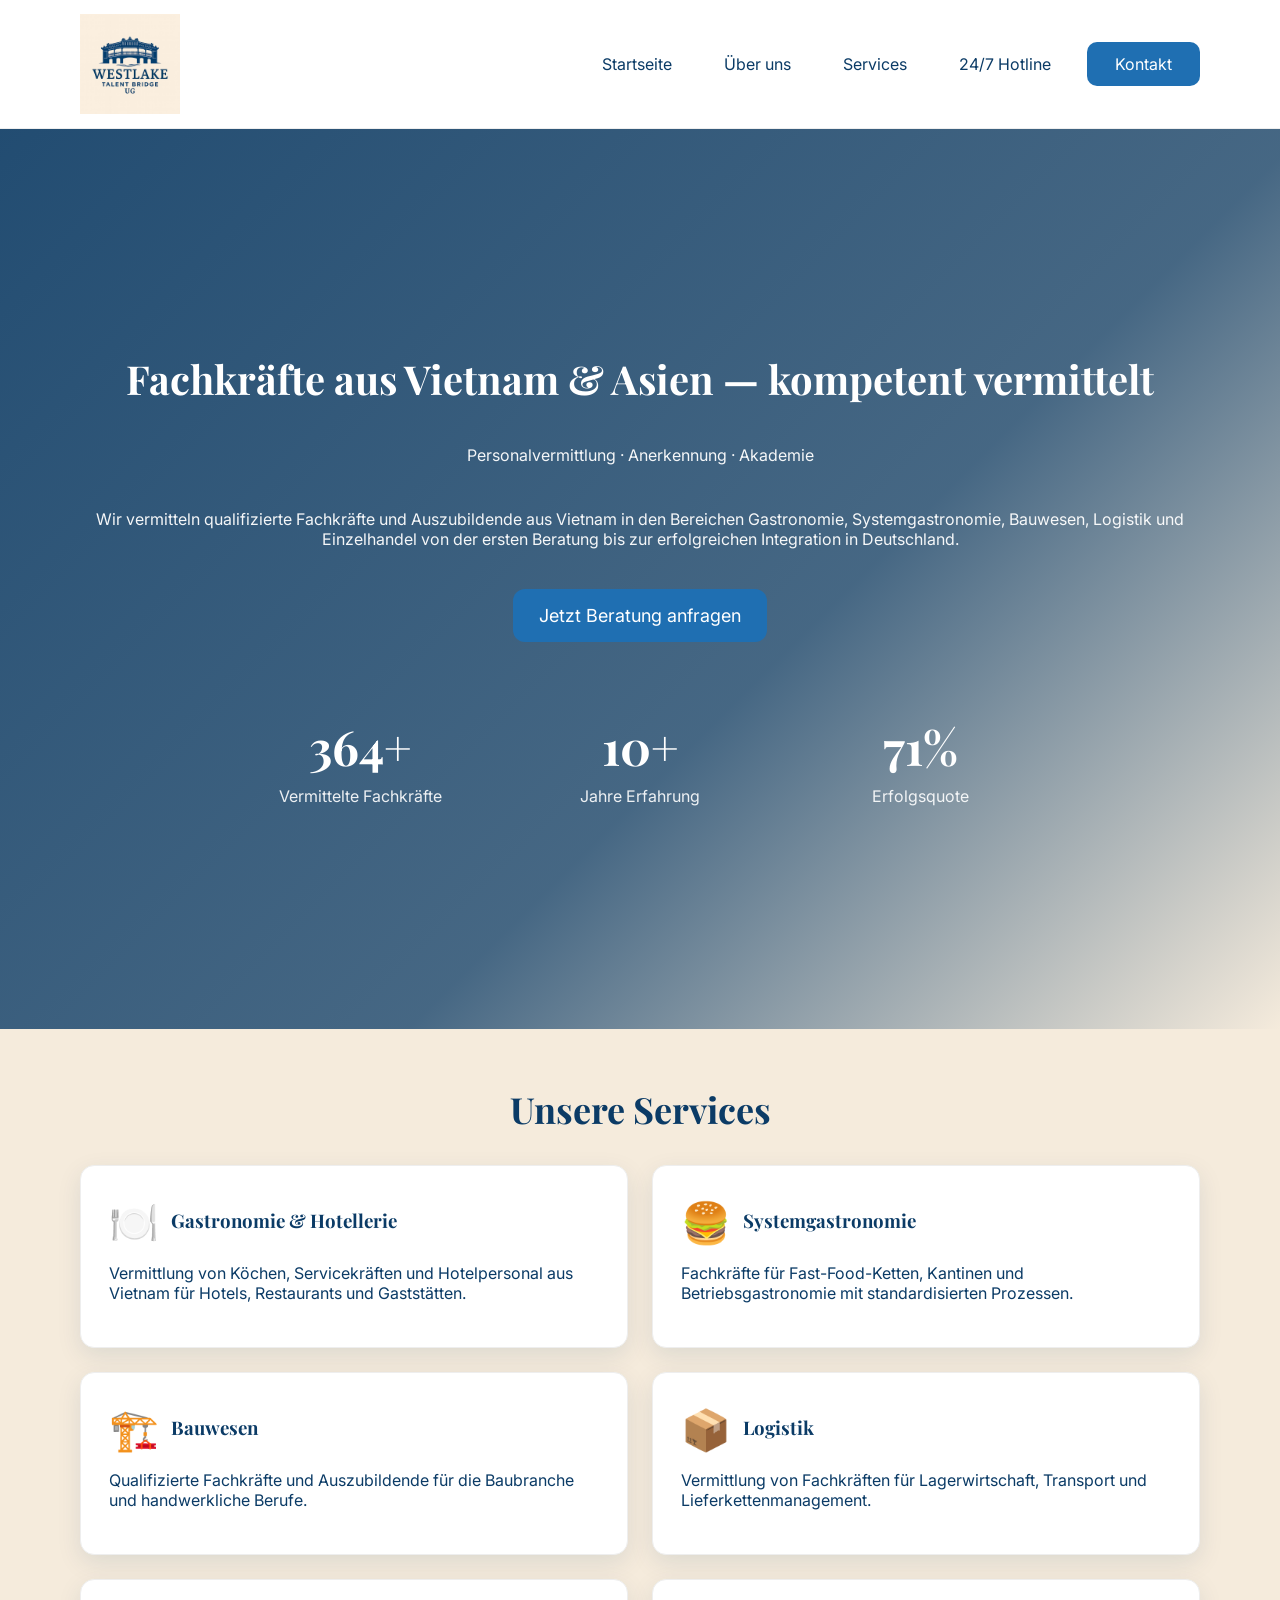
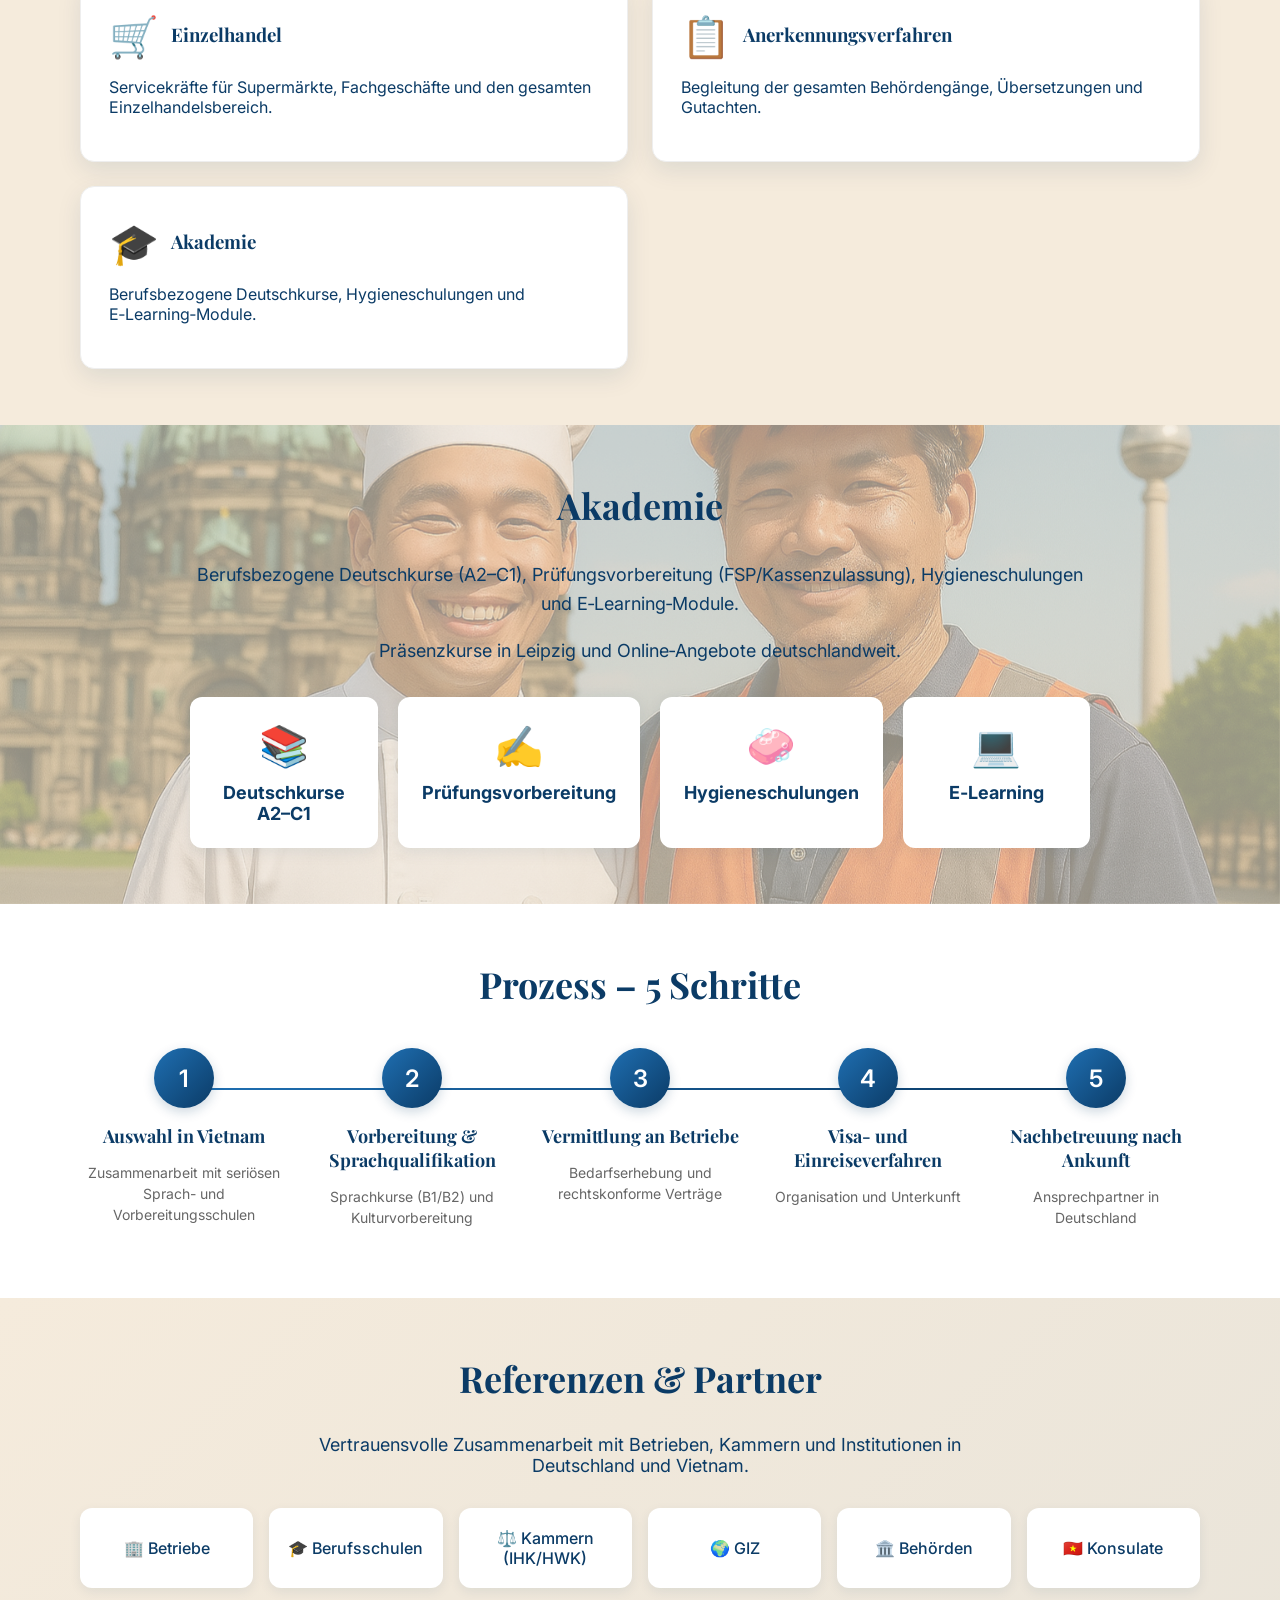
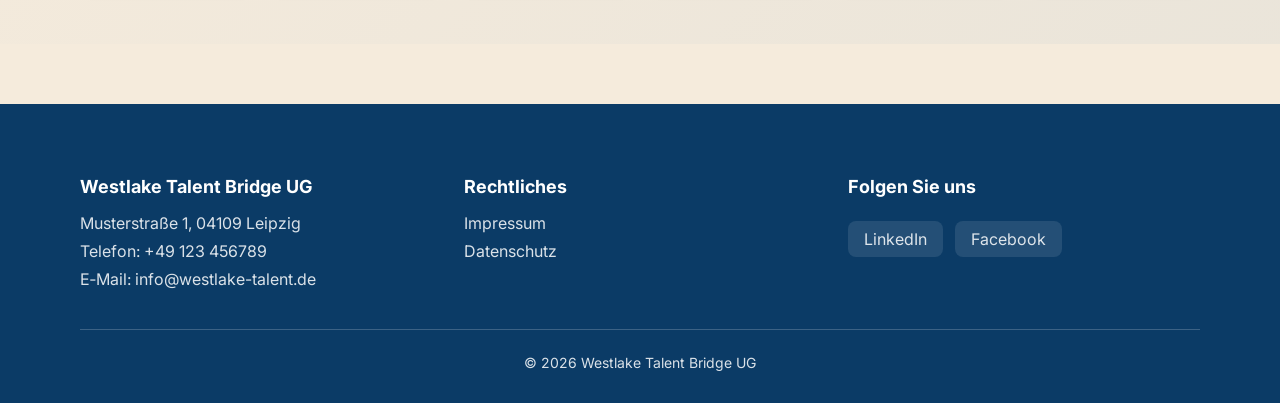
<file: index.html>
<!DOCTYPE html>
<html lang="de" id="html">

<head>
	<meta charset="UTF-8" />
	<meta http-equiv="X-UA-Compatible" content="IE=edge" />
	<meta name="viewport" content="width=device-width, initial-scale=1.0" />
	<meta name="author" content="Westlake Talent Bridge UG" />
	<meta name="description" content="Westlake Talent Bridge UG – Seriöse Fachkräftevermittlung aus Vietnam. Gastronomie, Systemgastronomie, Bauwesen, Logistik, Einzelhandel, Anerkennung, Akademie und 24/7 Hotline für erfolgreiche Integration in Deutschland." />
	<meta name="keywords" content="Fachkräftevermittlung, Vietnam, Gastronomie, Systemgastronomie, Bauwesen, Logistik, Einzelhandel, Ausbildung, Integration, Anerkennung, 24/7 Hotline, Deutschland" />
	
	<!-- Open Graph / Facebook -->
	<meta property="og:type" content="website" />
	<meta property="og:url" content="https://westlake-talent.de/" />
	<meta property="og:title" content="Westlake Talent Bridge UG — Fachkräftevermittlung" />
	<meta property="og:description" content="Seriöse Fachkräfte- und Azubivermittlung aus Vietnam nach Deutschland. 500+ vermittelte Fachkräfte, 15+ Jahre Erfahrung, 98% Erfolgsquote." />
	<meta property="og:image" content="https://westlake-talent.de/img/wtb2.jpeg" />
	
	<!-- Twitter -->
	<meta property="twitter:card" content="summary_large_image" />
	<meta property="twitter:url" content="https://westlake-talent.de/" />
	<meta property="twitter:title" content="Westlake Talent Bridge UG — Fachkräftevermittlung" />
	<meta property="twitter:description" content="Seriöse Fachkräfte- und Azubivermittlung aus Vietnam nach Deutschland. 500+ vermittelte Fachkräfte, 15+ Jahre Erfahrung, 98% Erfolgsquote." />
	<meta property="twitter:image" content="https://westlake-talent.de/img/wtb2.jpeg" />
	
	<title>Westlake Talent Bridge UG — Fachkräftevermittlung</title>
	<link rel="icon" type="image/x-icon" href="./favicon_io/favicon.ico" />
	<link rel="icon" type="image/png" sizes="32x32" href="./favicon_io/favicon-32x32.png">
	<link rel="icon" type="image/png" sizes="16x16" href="./favicon_io/favicon-16x16.png">
	<link rel="apple-touch-icon" sizes="180x180" href="./favicon_io/apple-touch-icon.png">
	<link rel="manifest" href="./favicon_io/site.webmanifest">
	<link rel="stylesheet" href="./css/styles.css" />
    <link rel="preconnect" href="https://fonts.googleapis.com" />
	<link rel="preconnect" href="https://fonts.gstatic.com" crossorigin />
	<link href="https://fonts.googleapis.com/css2?family=Rubik:wght@400;500;700&display=swap" rel="stylesheet" />
	<link href="https://fonts.googleapis.com/icon?family=Material+Icons" rel="stylesheet" />

</head>

<body id="body">
	<header class="site-header">
		<div class="container">
			<a href="index.html" class="logo" aria-label="Westlake Talent Bridge UG">
				<img src="./img/wtb2.jpeg" alt="Westlake Talent Bridge UG" />
			</a>
			<nav id="nav" class="nav" aria-label="Hauptnavigation">
				<ul class="nav__list">
					<li><a href="index.html">Startseite</a></li>
					<li><a href="ueber-uns.html">Über uns</a></li>
					<li><a href="#services">Services</a></li>
					<li><a href="hotline.html">24/7 Hotline</a></li>
					<li><a href="kontakt.html" class="contact-btn">Kontakt</a></li>
				</ul>
			</nav>
			<button id="burger" class="burger" aria-label="Menü öffnen" aria-controls="nav" aria-expanded="false">
				<span></span><span></span><span></span>
				<div class="cross-icon" style="display: none;">
					<div class="cross-line cross-line-1"></div>
					<div class="cross-line cross-line-2"></div>
				</div>
			</button>
		</div>
	</header>

	<main>
		<section class="hero fade-in">
			<video src="https://videos.pexels.com/video-files/7253660/7253660-hd_2048_1080_30fps.mp4" loop="true" muted="true" autoplay="true" aria-hidden="true" playsinline="true" class="hero-video"></video>
			<div class="container">
				<h1>Fachkräfte aus Vietnam &amp; Asien — kompetent vermittelt</h1>
				<p>Personalvermittlung · Anerkennung · Akademie</p>
				<p>Wir vermitteln qualifizierte Fachkräfte und Auszubildende aus Vietnam in den Bereichen Gastronomie, Systemgastronomie, Bauwesen, Logistik und Einzelhandel von der ersten Beratung bis zur erfolgreichen Integration in Deutschland.</p>
				<div class="cta">
					<a class="btn" href="kontakt.html">Jetzt Beratung anfragen</a>
				</div>
				<div class="hero-stats">
					<div class="stat-item">
						<div class="stat-number" data-count="500">0</div>
						<div class="stat-label">Vermittelte Fachkräfte</div>
					</div>
					<div class="stat-item">
						<div class="stat-number" data-count="15">0</div>
						<div class="stat-label">Jahre Erfahrung</div>
					</div>
					<div class="stat-item">
						<div class="stat-number" data-count="98">0</div>
						<div class="stat-label">Erfolgsquote</div>
					</div>
				</div>
			</div>
		</section>

		<section id="services" class="section fade-in">
			<div class="container">
				<h2>Unsere Services</h2>
				<div class="grid grid-4">
					<article class="card hover-rise">
						<h3><span class="card__icon">🍽️</span> Gastronomie &amp; Hotellerie</h3>
						<p>Vermittlung von Köchen, Servicekräften und Hotelpersonal aus Vietnam für Hotels, Restaurants und Gaststätten.</p>
					</article>
					<article class="card hover-rise">
						<h3><span class="card__icon">🍔</span> Systemgastronomie</h3>
						<p>Fachkräfte für Fast-Food-Ketten, Kantinen und Betriebsgastronomie mit standardisierten Prozessen.</p>
					</article>
					<article class="card hover-rise">
						<h3><span class="card__icon">🏗️</span> Bauwesen</h3>
						<p>Qualifizierte Fachkräfte und Auszubildende für die Baubranche und handwerkliche Berufe.</p>
					</article>
					<article class="card hover-rise">
					<h3><span class="card__icon">📦</span> Logistik</h3>
					<p>Vermittlung von Fachkräften für Lagerwirtschaft, Transport und Lieferkettenmanagement.</p>
				</article>
				<article class="card hover-rise">
					<h3><span class="card__icon">🛒</span> Einzelhandel</h3>
					<p>Servicekräfte für Supermärkte, Fachgeschäfte und den gesamten Einzelhandelsbereich.</p>
				</article>
				<article class="card hover-rise">
					<h3><span class="card__icon">📋</span> Anerkennungsverfahren</h3>
					<p>Begleitung der gesamten Behördengänge, Übersetzungen und Gutachten.</p>
				</article>
				<article class="card hover-rise">
					<h3><span class="card__icon">🎓</span> Akademie</h3>
					<p>Berufsbezogene Deutschkurse, Hygieneschulungen und E‑Learning‑Module.</p>
				</article>
				</div>
			</div>
		</section>

		<section class="section section-akademie fade-in">
			<div class="container">
				<h2>Akademie</h2>
				<div class="akademie-content">
					<p>Berufsbezogene Deutschkurse (A2–C1), Prüfungsvorbereitung (FSP/Kassenzulassung), Hygieneschulungen und E‑Learning‑Module.</p>
					<p>Präsenzkurse in Leipzig und Online‑Angebote deutschlandweit.</p>
					<div class="akademie-features">
						<div class="akademie-feature">
							<span class="feature-icon">📚</span>
							<h4>Deutschkurse A2–C1</h4>
						</div>
						<div class="akademie-feature">
							<span class="feature-icon">✍️</span>
							<h4>Prüfungsvorbereitung</h4>
						</div>
						<div class="akademie-feature">
							<span class="feature-icon">🧼</span>
							<h4>Hygieneschulungen</h4>
						</div>
						<div class="akademie-feature">
							<span class="feature-icon">💻</span>
							<h4>E‑Learning</h4>
						</div>
					</div>
				</div>
			</div>
		</section>

		<section class="section section-process fade-in">
			<div class="container">
				<h2>Prozess – 5 Schritte</h2>
				<div class="process-timeline">
					<div class="process-step">
						<div class="step-number">1</div>
						<h3>Auswahl in Vietnam</h3>
						<p>Zusammenarbeit mit seriösen Sprach- und Vorbereitungsschulen</p>
					</div>
					<div class="process-step">
						<div class="step-number">2</div>
						<h3>Vorbereitung &amp; Sprachqualifikation</h3>
						<p>Sprachkurse (B1/B2) und Kulturvorbereitung</p>
					</div>
					<div class="process-step">
						<div class="step-number">3</div>
						<h3>Vermittlung an Betriebe</h3>
						<p>Bedarfserhebung und rechtskonforme Verträge</p>
					</div>
					<div class="process-step">
						<div class="step-number">4</div>
						<h3>Visa- und Einreiseverfahren</h3>
						<p>Organisation und Unterkunft</p>
					</div>
					<div class="process-step">
						<div class="step-number">5</div>
						<h3>Nachbetreuung nach Ankunft</h3>
						<p>Ansprechpartner in Deutschland</p>
					</div>
				</div>
			</div>
		</section>

		<section class="section section-references fade-in">
			<div class="container">
				<h2>Referenzen &amp; Partner</h2>
				<p class="references-intro">Vertrauensvolle Zusammenarbeit mit Betrieben, Kammern und Institutionen in Deutschland und Vietnam.</p>
				<div class="partners-grid">
					<div class="partner-badge">🏢 Betriebe</div>
					<div class="partner-badge">🎓 Berufsschulen</div>
					<div class="partner-badge">⚖️ Kammern (IHK/HWK)</div>
					<div class="partner-badge">🌍 GIZ</div>
					<div class="partner-badge">🏛️ Behörden</div>
					<div class="partner-badge">🇻🇳 Konsulate</div>
				</div>
			</div>
		</section>
	</main>

	<footer class="site-footer fade-in">
		<div class="container">
			<div class="footer-grid">
				<div>
					<h4>Westlake Talent Bridge UG</h4>
					<p>Musterstraße 1, 04109 Leipzig</p>
					<p>Telefon: +49 123 456789</p>
					<p>E‑Mail: info@westlake-talent.de</p>
				</div>
				<div>
					<h4>Rechtliches</h4>
					<ul>
						<li><a href="#">Impressum</a></li>
						<li><a href="#">Datenschutz</a></li>
					</ul>
				</div>
				<div>
					<h4>Folgen Sie uns</h4>
					<ul class="socials">
						<li><a href="#">LinkedIn</a></li>
						<li><a href="#">Facebook</a></li>
					</ul>
				</div>
			</div>
			<p class="copy">© <span id="year"></span> Westlake Talent Bridge UG</p>
		</div>
	</footer>

	<script src="./js/scripts.js"></script>
</body>

</html>
</file>
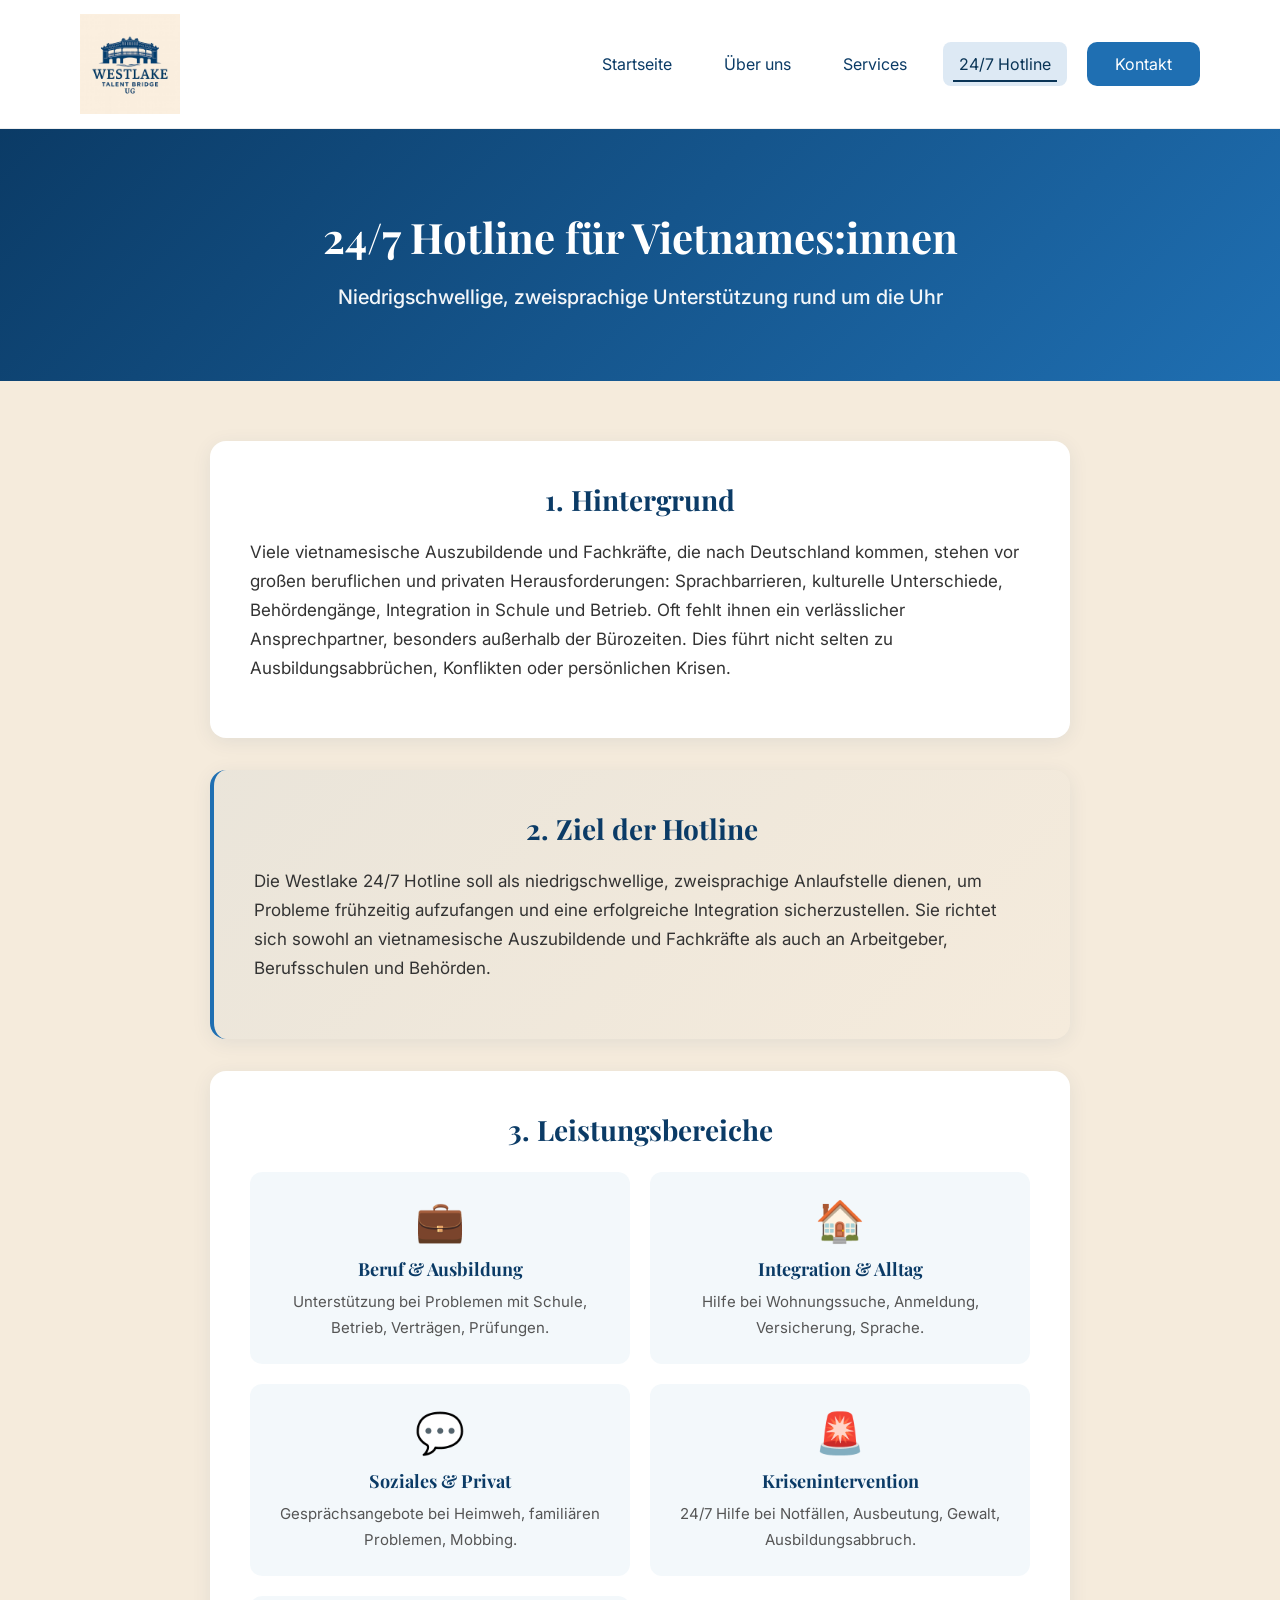
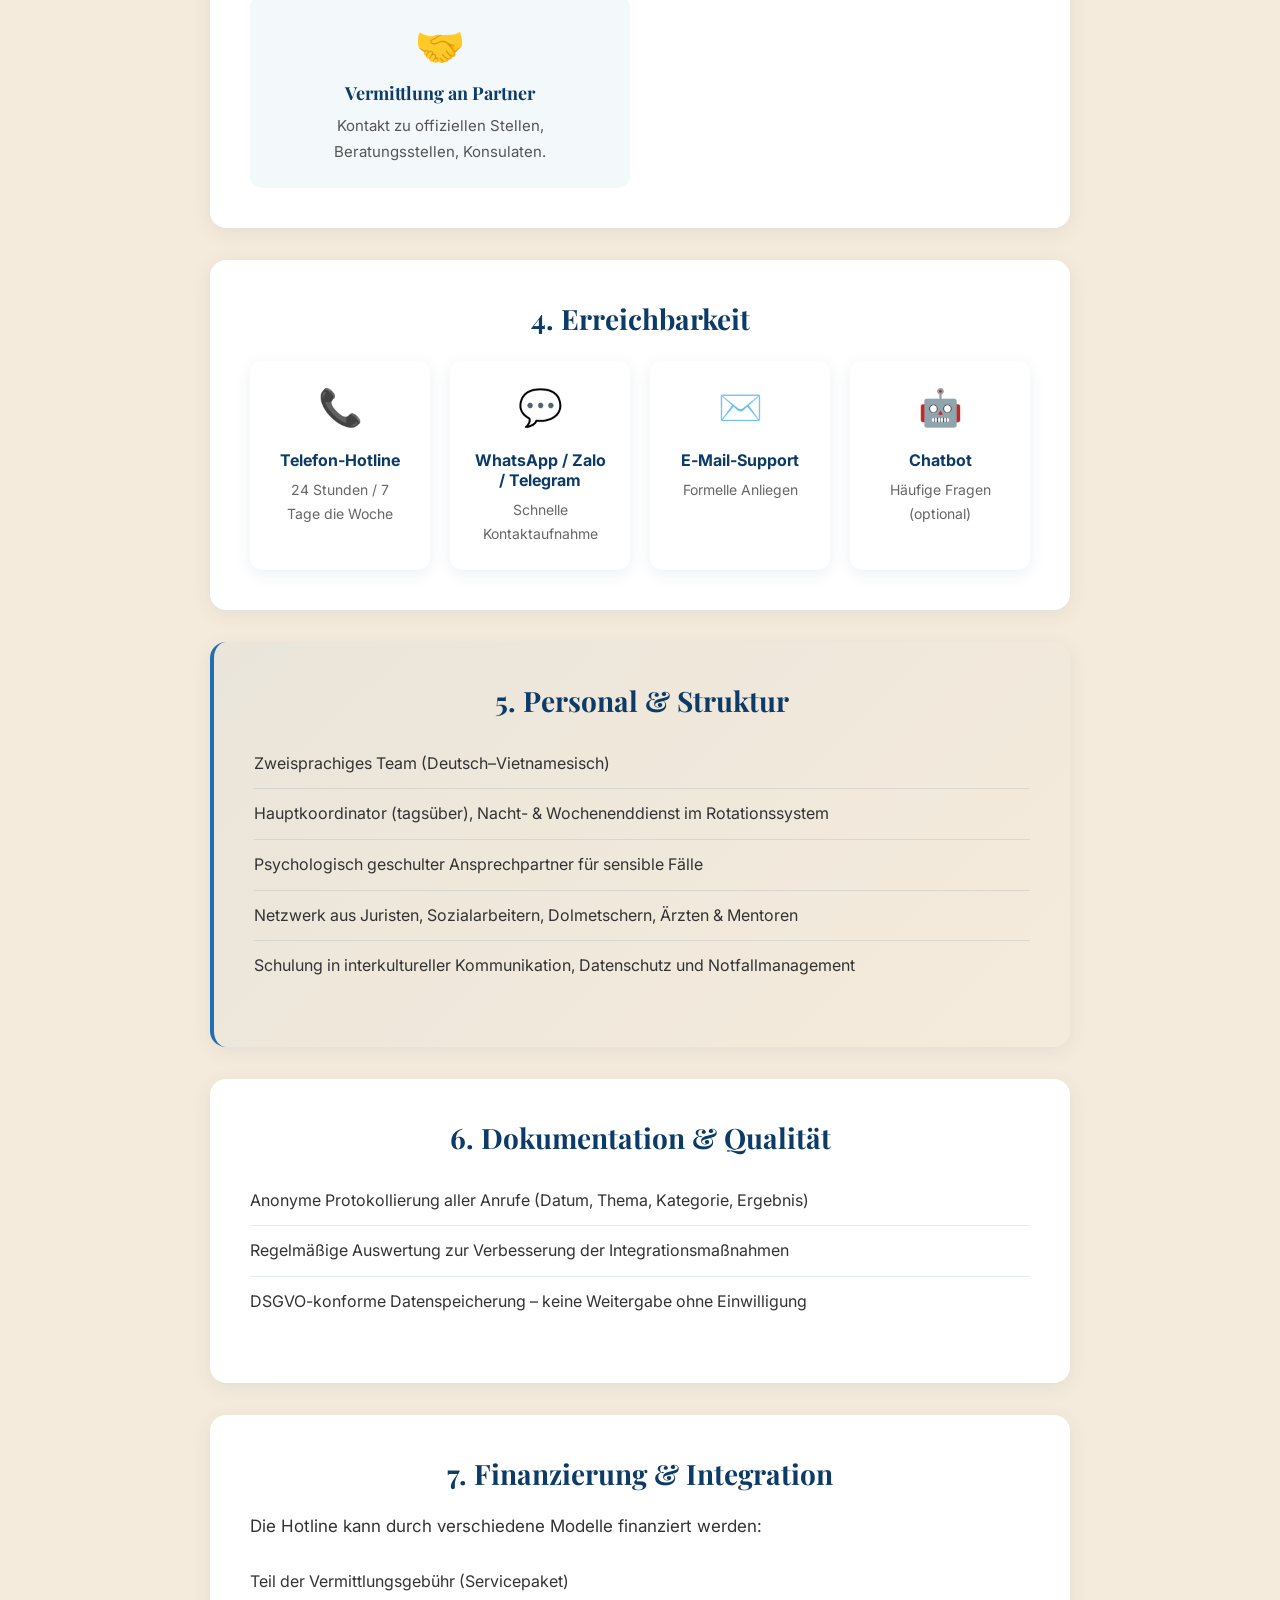
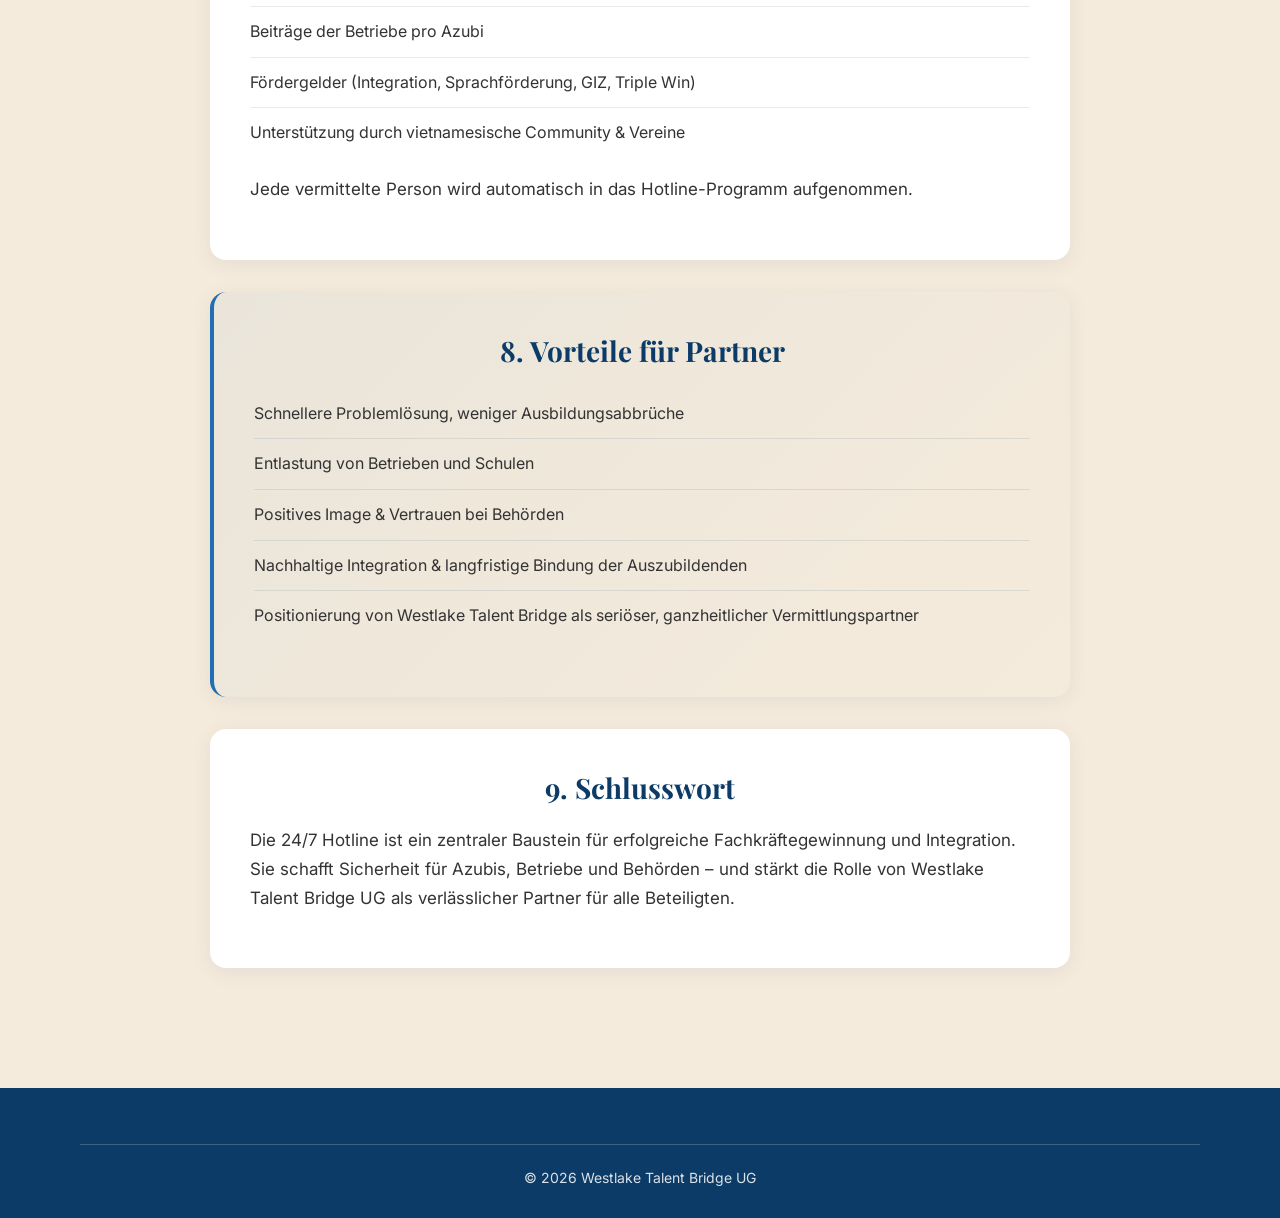
<file: hotline.html>
<!DOCTYPE html>
<html lang="de">
<head>
	<meta charset="UTF-8" />
	<meta name="viewport" content="width=device-width, initial-scale=1.0" />
	<meta name="description" content="24/7 Hotline für vietnamesische Auszubildende und Fachkräfte in Deutschland. Zweisprachige Unterstützung bei Beruf, Integration, Alltag und Krisen." />
	<meta name="keywords" content="24/7 Hotline, vietnamesische Azubis, Krisenintervention, Integration, Deutschland, Deutsch-Vietnamesisch, Beratung" />
	
	<!-- Open Graph -->
	<meta property="og:type" content="website" />
	<meta property="og:title" content="24/7 Hotline — Westlake Talent Bridge UG" />
	<meta property="og:description" content="Niedrigschwellige, zweisprachige Unterstützung rund um die Uhr für vietnamesische Fachkräfte in Deutschland." />
	<meta property="og:image" content="https://westlake-talent.de/img/wtb2.jpeg" />
	
	<title>24/7 Hotline — Westlake Talent Bridge UG</title>
	<link rel="icon" type="image/x-icon" href="./favicon_io/favicon.ico" />
	<link rel="icon" type="image/png" sizes="32x32" href="./favicon_io/favicon-32x32.png">
	<link rel="icon" type="image/png" sizes="16x16" href="./favicon_io/favicon-16x16.png">
	<link rel="apple-touch-icon" sizes="180x180" href="./favicon_io/apple-touch-icon.png">
	<link rel="manifest" href="./favicon_io/site.webmanifest">
	<link rel="stylesheet" href="./css/styles.css" />
</head>
<body>
	<header class="site-header">
		<div class="container">
			<a href="index.html" class="logo" aria-label="Westlake Talent Bridge UG">
				<img src="./img/wtb2.jpeg" alt="Westlake Talent Bridge UG" />
			</a>
			<nav id="nav" class="nav" aria-label="Hauptnavigation">
				<ul class="nav__list">
					<li><a href="index.html">Startseite</a></li>
					<li><a href="ueber-uns.html">Über uns</a></li>
					<li><a href="index.html#services">Services</a></li>
					<li><a href="hotline.html" class="active">24/7 Hotline</a></li>
					<li><a href="kontakt.html" class="contact-btn">Kontakt</a></li>
				</ul>
			</nav>
			<button id="burger" class="burger" aria-label="Menü öffnen" aria-controls="nav" aria-expanded="false">
				<span></span><span></span><span></span>
				<div class="cross-icon" style="display: none;">
					<div class="cross-line cross-line-1"></div>
					<div class="cross-line cross-line-2"></div>
				</div>
			</button>
		</div>
	</header>

	<main>
		<section class="section section-hero-page fade-in">
			<div class="container">
				<h1>24/7 Hotline für Vietnames:innen</h1>
				<p class="subtitle">Niedrigschwellige, zweisprachige Unterstützung rund um die Uhr</p>
			</div>
		</section>

		<section class="section section-content fade-in">
			<div class="container content-wrapper">
				<article class="content-block">
					<h2>1. Hintergrund</h2>
					<p>Viele vietnamesische Auszubildende und Fachkräfte, die nach Deutschland kommen, stehen vor großen beruflichen und privaten Herausforderungen: Sprachbarrieren, kulturelle Unterschiede, Behördengänge, Integration in Schule und Betrieb. Oft fehlt ihnen ein verlässlicher Ansprechpartner, besonders außerhalb der Bürozeiten. Dies führt nicht selten zu Ausbildungsabbrüchen, Konflikten oder persönlichen Krisen.</p>
				</article>

				<article class="content-block highlight-block">
					<h2>2. Ziel der Hotline</h2>
					<p>Die Westlake 24/7 Hotline soll als niedrigschwellige, zweisprachige Anlaufstelle dienen, um Probleme frühzeitig aufzufangen und eine erfolgreiche Integration sicherzustellen. Sie richtet sich sowohl an vietnamesische Auszubildende und Fachkräfte als auch an Arbeitgeber, Berufsschulen und Behörden.</p>
				</article>

				<article class="content-block">
					<h2>3. Leistungsbereiche</h2>
					<div class="services-grid">
						<div class="service-card">
							<span class="service-icon">💼</span>
							<h3>Beruf &amp; Ausbildung</h3>
							<p>Unterstützung bei Problemen mit Schule, Betrieb, Verträgen, Prüfungen.</p>
						</div>
						<div class="service-card">
							<span class="service-icon">🏠</span>
							<h3>Integration &amp; Alltag</h3>
							<p>Hilfe bei Wohnungssuche, Anmeldung, Versicherung, Sprache.</p>
						</div>
						<div class="service-card">
							<span class="service-icon">💬</span>
							<h3>Soziales &amp; Privat</h3>
							<p>Gesprächsangebote bei Heimweh, familiären Problemen, Mobbing.</p>
						</div>
						<div class="service-card">
							<span class="service-icon">🚨</span>
							<h3>Krisenintervention</h3>
							<p>24/7 Hilfe bei Notfällen, Ausbeutung, Gewalt, Ausbildungsabbruch.</p>
						</div>
						<div class="service-card">
							<span class="service-icon">🤝</span>
							<h3>Vermittlung an Partner</h3>
							<p>Kontakt zu offiziellen Stellen, Beratungsstellen, Konsulaten.</p>
						</div>
					</div>
				</article>

				<article class="content-block">
					<h2>4. Erreichbarkeit</h2>
					<div class="contact-methods">
						<div class="contact-method">
							<span class="contact-icon">📞</span>
							<h4>Telefon-Hotline</h4>
							<p>24 Stunden / 7 Tage die Woche</p>
						</div>
						<div class="contact-method">
							<span class="contact-icon">💬</span>
							<h4>WhatsApp / Zalo / Telegram</h4>
							<p>Schnelle Kontaktaufnahme</p>
						</div>
						<div class="contact-method">
							<span class="contact-icon">✉️</span>
							<h4>E‑Mail-Support</h4>
							<p>Formelle Anliegen</p>
						</div>
						<div class="contact-method">
							<span class="contact-icon">🤖</span>
							<h4>Chatbot</h4>
							<p>Häufige Fragen (optional)</p>
						</div>
					</div>
				</article>

				<article class="content-block highlight-block">
					<h2>5. Personal &amp; Struktur</h2>
					<ul class="list">
						<li>Zweisprachiges Team (Deutsch–Vietnamesisch)</li>
						<li>Hauptkoordinator (tagsüber), Nacht- &amp; Wochenenddienst im Rotationssystem</li>
						<li>Psychologisch geschulter Ansprechpartner für sensible Fälle</li>
						<li>Netzwerk aus Juristen, Sozialarbeitern, Dolmetschern, Ärzten &amp; Mentoren</li>
						<li>Schulung in interkultureller Kommunikation, Datenschutz und Notfallmanagement</li>
					</ul>
				</article>

				<article class="content-block">
					<h2>6. Dokumentation &amp; Qualität</h2>
					<ul class="list">
						<li>Anonyme Protokollierung aller Anrufe (Datum, Thema, Kategorie, Ergebnis)</li>
						<li>Regelmäßige Auswertung zur Verbesserung der Integrationsmaßnahmen</li>
						<li>DSGVO-konforme Datenspeicherung – keine Weitergabe ohne Einwilligung</li>
					</ul>
				</article>

				<article class="content-block">
					<h2>7. Finanzierung &amp; Integration</h2>
					<p>Die Hotline kann durch verschiedene Modelle finanziert werden:</p>
					<ul class="list">
						<li>Teil der Vermittlungsgebühr (Servicepaket)</li>
						<li>Beiträge der Betriebe pro Azubi</li>
						<li>Fördergelder (Integration, Sprachförderung, GIZ, Triple Win)</li>
						<li>Unterstützung durch vietnamesische Community &amp; Vereine</li>
					</ul>
					<p>Jede vermittelte Person wird automatisch in das Hotline-Programm aufgenommen.</p>
				</article>

				<article class="content-block highlight-block">
					<h2>8. Vorteile für Partner</h2>
					<ul class="list">
						<li>Schnellere Problemlösung, weniger Ausbildungsabbrüche</li>
						<li>Entlastung von Betrieben und Schulen</li>
						<li>Positives Image &amp; Vertrauen bei Behörden</li>
						<li>Nachhaltige Integration &amp; langfristige Bindung der Auszubildenden</li>
						<li>Positionierung von Westlake Talent Bridge als seriöser, ganzheitlicher Vermittlungspartner</li>
					</ul>
				</article>

				<article class="content-block">
					<h2>9. Schlusswort</h2>
					<p>Die 24/7 Hotline ist ein zentraler Baustein für erfolgreiche Fachkräftegewinnung und Integration. Sie schafft Sicherheit für Azubis, Betriebe und Behörden – und stärkt die Rolle von Westlake Talent Bridge UG als verlässlicher Partner für alle Beteiligten.</p>
				</article>
			</div>
		</section>
	</main>

	<footer class="site-footer fade-in">
		<div class="container">
			<p class="copy">© <span id="year"></span> Westlake Talent Bridge UG</p>
		</div>
	</footer>

	<script src="./js/scripts.js"></script>
</body>
</html>
</file>
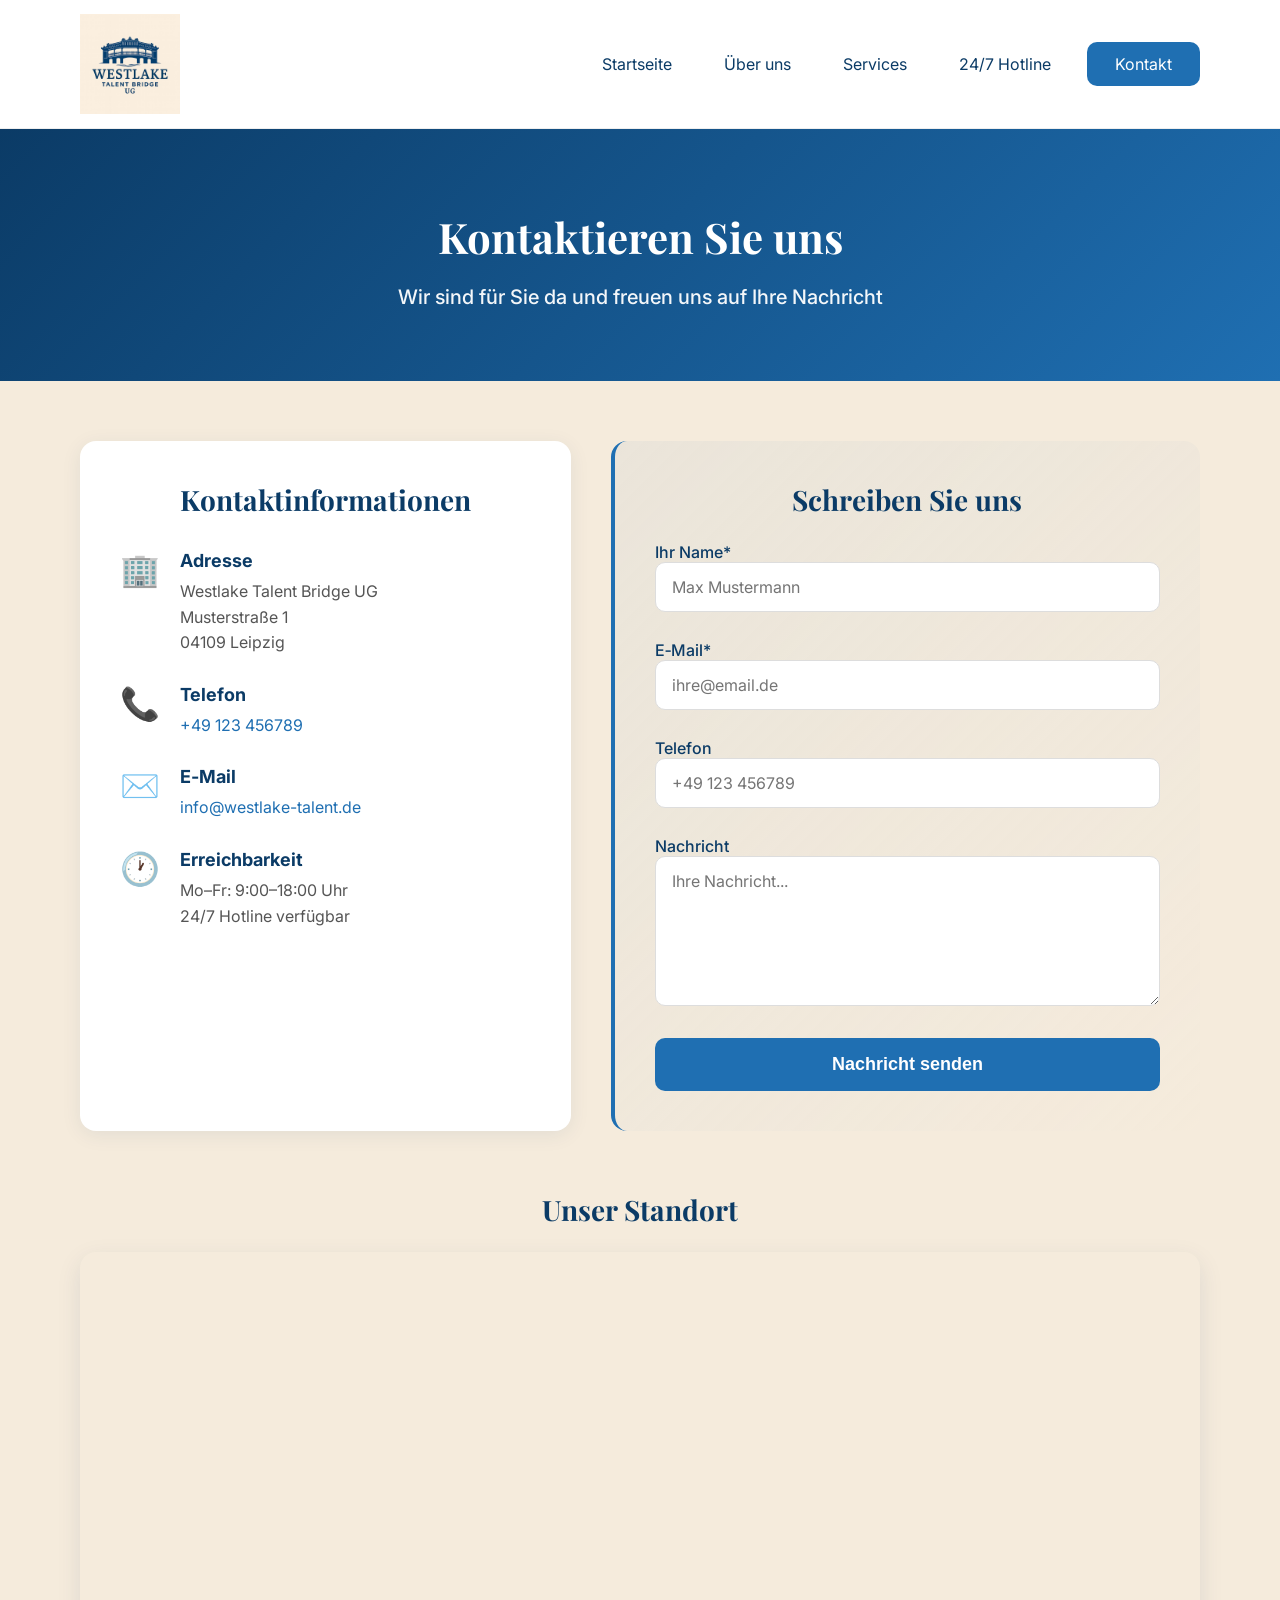
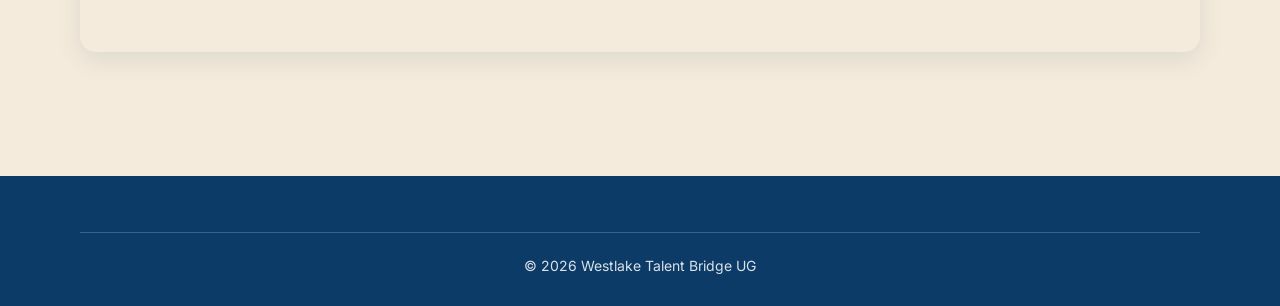
<file: kontakt.html>
<!DOCTYPE html>
<html lang="de">
<head>
	<meta charset="UTF-8" />
	<meta name="viewport" content="width=device-width, initial-scale=1.0" />
	<meta name="description" content="Kontaktieren Sie Westlake Talent Bridge UG in Leipzig. Persönliche Beratung zur Fachkräftevermittlung aus Vietnam." />
	<meta name="keywords" content="Kontakt, Beratung, Leipzig, Fachkräftevermittlung, Westlake Talent Bridge, Anfrage" />
	
	<!-- Open Graph -->
	<meta property="og:type" content="website" />
	<meta property="og:title" content="Kontakt — Westlake Talent Bridge UG" />
	<meta property="og:description" content="Kontaktieren Sie uns für eine persönliche Beratung zur Fachkräftevermittlung aus Vietnam." />
	<meta property="og:image" content="https://westlake-talent.de/img/wtb2.jpeg" />
	
	<title>Kontakt — Westlake Talent Bridge UG</title>
	<link rel="icon" type="image/x-icon" href="./favicon_io/favicon.ico" />
	<link rel="icon" type="image/png" sizes="32x32" href="./favicon_io/favicon-32x32.png">
	<link rel="icon" type="image/png" sizes="16x16" href="./favicon_io/favicon-16x16.png">
	<link rel="apple-touch-icon" sizes="180x180" href="./favicon_io/apple-touch-icon.png">
	<link rel="manifest" href="./favicon_io/site.webmanifest">
	<link rel="stylesheet" href="./css/styles.css" />
</head>
<body>
	<header class="site-header">
		<div class="container">
			<a href="index.html" class="logo" aria-label="Westlake Talent Bridge UG">
				<img src="./img/wtb2.jpeg" alt="Westlake Talent Bridge UG" />
			</a>
			<nav id="nav" class="nav" aria-label="Hauptnavigation">
				<ul class="nav__list">
					<li><a href="index.html">Startseite</a></li>
					<li><a href="ueber-uns.html">Über uns</a></li>
					<li><a href="index.html#services">Services</a></li>
					<li><a href="hotline.html">24/7 Hotline</a></li>
					<li><a href="kontakt.html" class="active contact-btn">Kontakt</a></li>
				</ul>
			</nav>
			<button id="burger" class="burger" aria-label="Menü öffnen" aria-controls="nav" aria-expanded="false">
				<span></span><span></span><span></span>
				<div class="cross-icon" style="display: none;">
					<div class="cross-line cross-line-1"></div>
					<div class="cross-line cross-line-2"></div>
				</div>
			</button>
		</div>
	</header>

	<main>
		<section class="section section-hero-page fade-in">
			<div class="container">
				<h1>Kontaktieren Sie uns</h1>
				<p class="subtitle">Wir sind für Sie da und freuen uns auf Ihre Nachricht</p>
			</div>
		</section>

		<section class="section section-contact fade-in">
			<div class="container">
				<div class="contact-layout">
					<div class="contact-info">
						<h2>Kontaktinformationen</h2>
						<div class="info-item">
							<span class="info-icon">🏢</span>
							<div>
								<h4>Adresse</h4>
								<p>Westlake Talent Bridge UG<br>Musterstraße 1<br>04109 Leipzig</p>
							</div>
						</div>
						<div class="info-item">
							<span class="info-icon">📞</span>
							<div>
								<h4>Telefon</h4>
								<p><a href="tel:+49123456789">+49 123 456789</a></p>
							</div>
						</div>
						<div class="info-item">
							<span class="info-icon">✉️</span>
							<div>
								<h4>E‑Mail</h4>
								<p><a href="mailto:info@westlake-talent.de">info@westlake-talent.de</a></p>
							</div>
						</div>
						<div class="info-item">
							<span class="info-icon">🕐</span>
							<div>
								<h4>Erreichbarkeit</h4>
								<p>Mo–Fr: 9:00–18:00 Uhr<br>24/7 Hotline verfügbar</p>
							</div>
						</div>
					</div>

					<div class="contact-form-wrapper">
						<h2>Schreiben Sie uns</h2>
						<div id="form-success" class="form-success" style="display: none;">
							<div class="success-icon">✓</div>
							<h3>Vielen Dank für Ihre Nachricht!</h3>
							<p>Wir haben Ihre Anfrage erhalten und werden uns in Kürze bei Ihnen melden.</p>
						</div>
						<form id="contact-form" class="contact-form" action="https://formspree.io/f/mzzjjvql" method="POST">
							<label>Ihr Name*
								<input type="text" name="name" required placeholder="Max Mustermann" />
							</label>
							<label>E‑Mail*
								<input type="email" name="email" required placeholder="ihre@email.de" />
							</label>
							<label>Telefon
								<input type="tel" name="phone" placeholder="+49 123 456789" />
							</label>
							<label>Nachricht
								<textarea name="message" rows="6" placeholder="Ihre Nachricht..."></textarea>
							</label>
							<button type="submit" class="btn btn-submit">Nachricht senden</button>
						</form>
					</div>
				</div>

				<div class="map-section">
					<h2>Unser Standort</h2>
					<div class="map-placeholder">
						<iframe title="Standort Leipzig" src="https://www.google.com/maps?q=Leipzig&output=embed" loading="lazy"></iframe>
					</div>
				</div>
			</div>
		</section>
	</main>

	<footer class="site-footer fade-in">
		<div class="container">
			<p class="copy">© <span id="year"></span> Westlake Talent Bridge UG</p>
		</div>
	</footer>

	<script src="./js/scripts.js"></script>
</body>
</html>
</file>
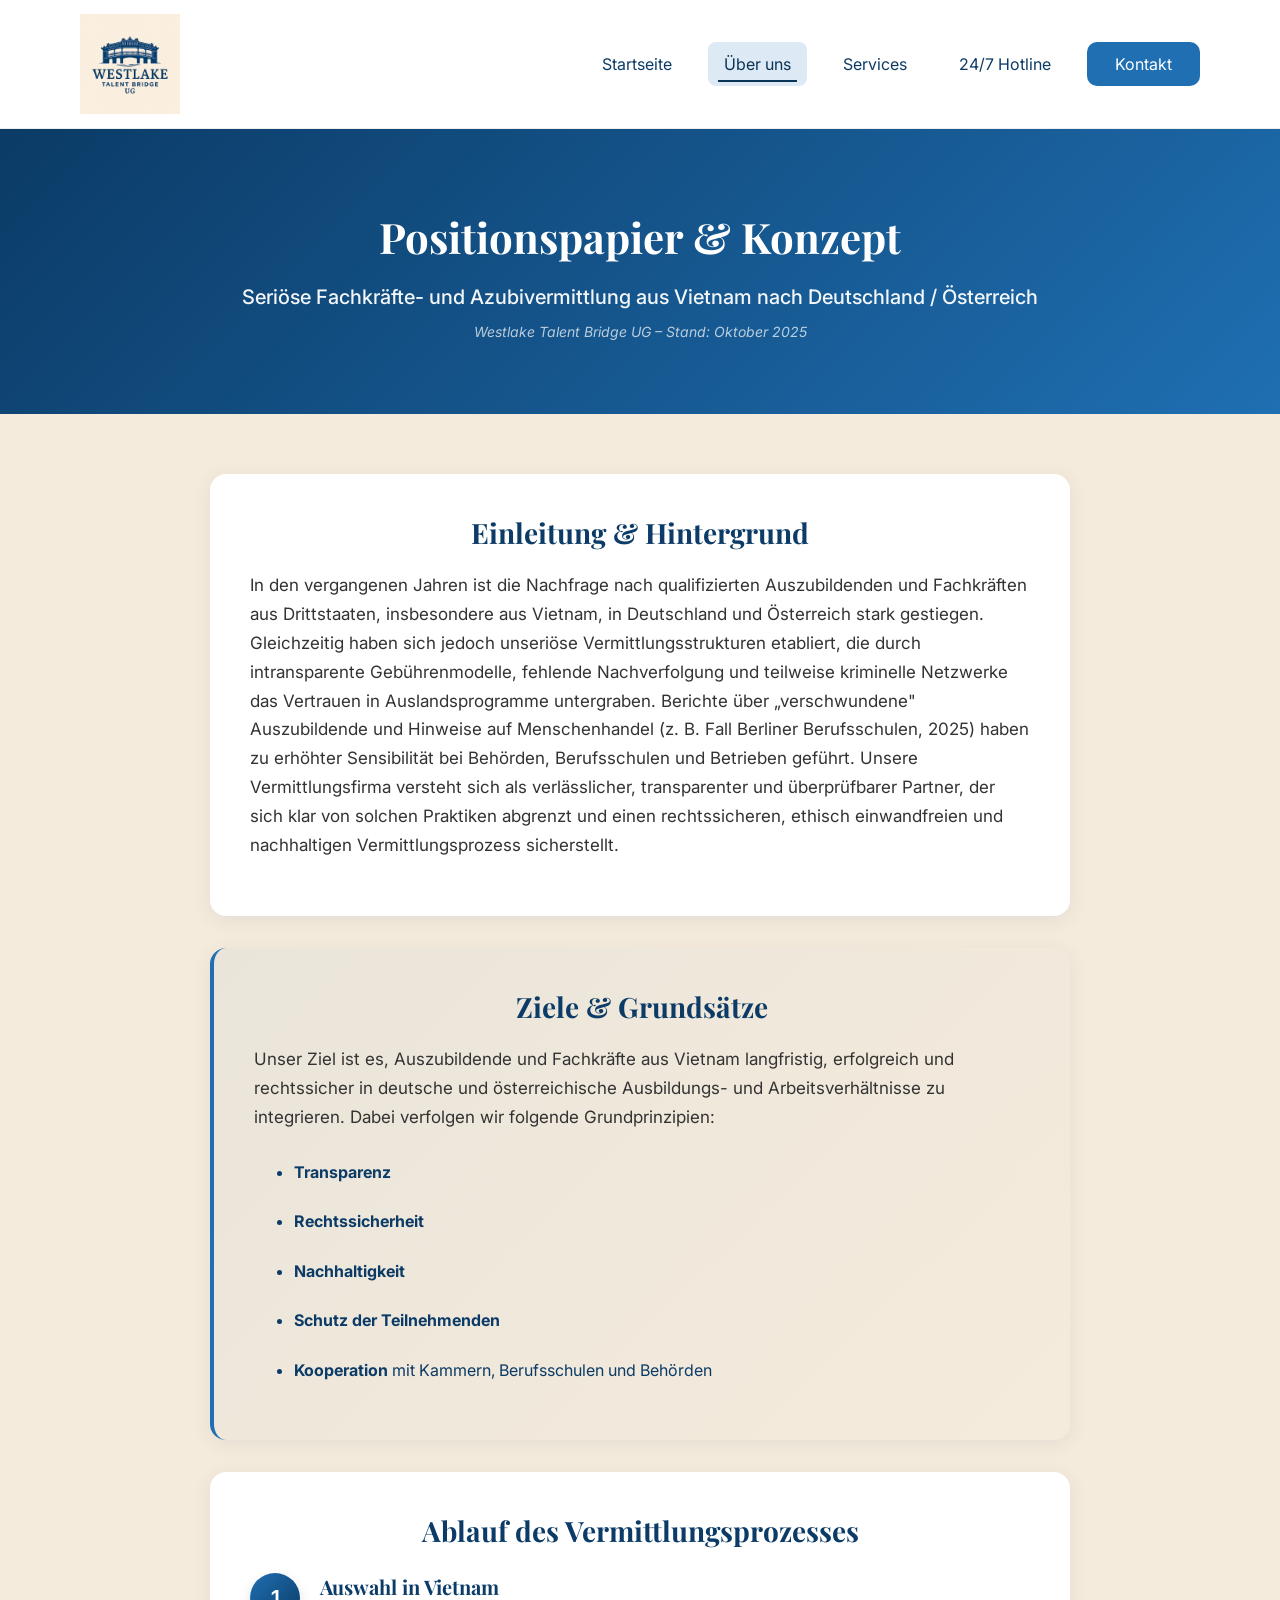
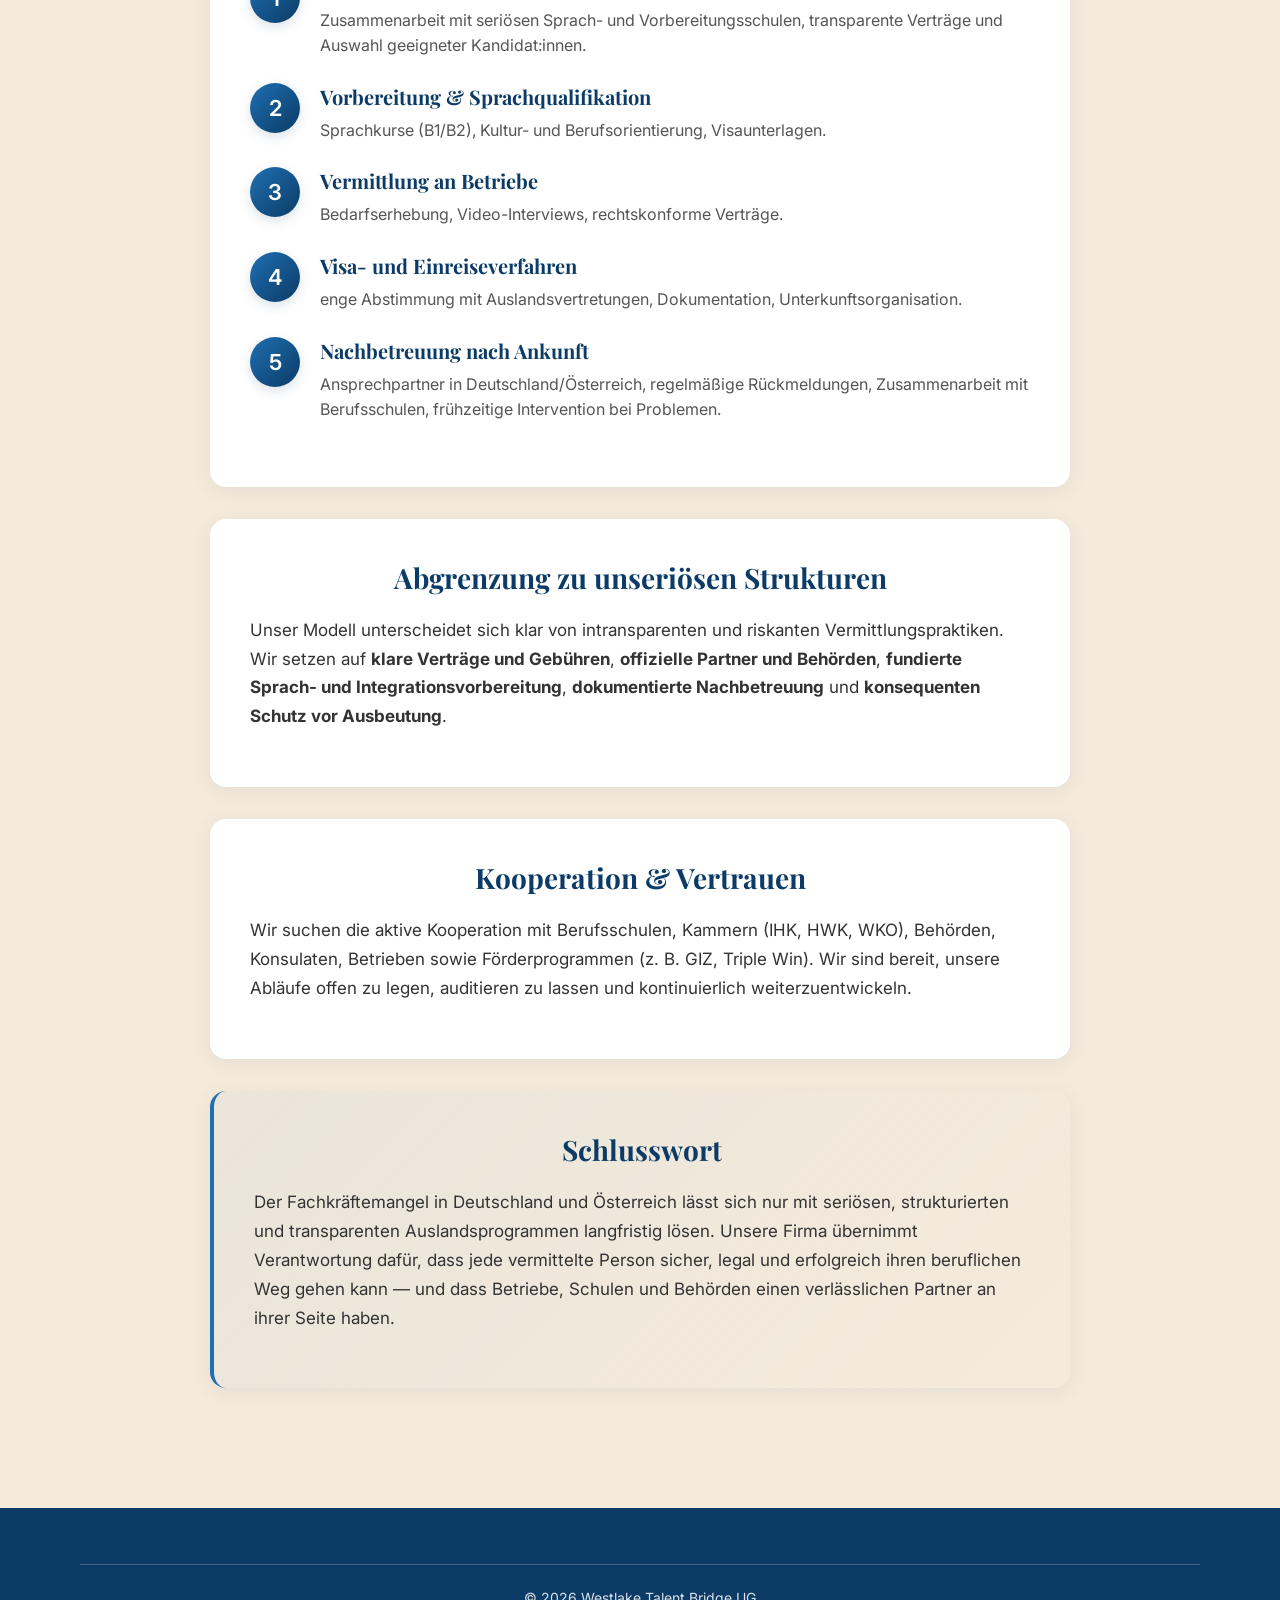
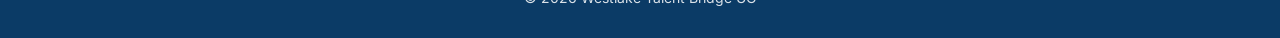
<file: ueber-uns.html>
<!DOCTYPE html>
<html lang="de">
<head>
	<meta charset="UTF-8" />
	<meta name="viewport" content="width=device-width, initial-scale=1.0" />
	<meta name="description" content="Positionspapier: Seriöse Fachkräfte- und Azubivermittlung aus Vietnam. Transparenz, Rechtssicherheit und nachhaltiger Vermittlungsprozess." />
	<meta name="keywords" content="Positionspapier, Azubivermittlung, Vietnam, Deutschland, Österreich, seriös, Transparenz, Integration" />
	
	<!-- Open Graph -->
	<meta property="og:type" content="website" />
	<meta property="og:title" content="Über uns — Westlake Talent Bridge UG" />
	<meta property="og:description" content="Positionspapier: Seriöse Fachkräfte- und Azubivermittlung aus Vietnam mit Transparenz und Rechtssicherheit." />
	<meta property="og:image" content="https://westlake-talent.de/img/wtb2.jpeg" />
	
	<title>Über uns — Westlake Talent Bridge UG</title>
	<link rel="icon" type="image/x-icon" href="./favicon_io/favicon.ico" />
	<link rel="icon" type="image/png" sizes="32x32" href="./favicon_io/favicon-32x32.png">
	<link rel="icon" type="image/png" sizes="16x16" href="./favicon_io/favicon-16x16.png">
	<link rel="apple-touch-icon" sizes="180x180" href="./favicon_io/apple-touch-icon.png">
	<link rel="manifest" href="./favicon_io/site.webmanifest">
	<link rel="stylesheet" href="./css/styles.css" />
</head>
<body>
	<header class="site-header">
		<div class="container">
			<a href="index.html" class="logo" aria-label="Westlake Talent Bridge UG">
				<img src="./img/wtb2.jpeg" alt="Westlake Talent Bridge UG" />
			</a>
			<nav id="nav" class="nav" aria-label="Hauptnavigation">
				<ul class="nav__list">
					<li><a href="index.html">Startseite</a></li>
					<li><a href="ueber-uns.html" class="active">Über uns</a></li>
					<li><a href="index.html#services">Services</a></li>
					<li><a href="hotline.html">24/7 Hotline</a></li>
					<li><a href="kontakt.html" class="contact-btn">Kontakt</a></li>
				</ul>
			</nav>
			<button id="burger" class="burger" aria-label="Menü öffnen" aria-controls="nav" aria-expanded="false">
				<span></span><span></span><span></span>
				<div class="cross-icon" style="display: none;">
					<div class="cross-line cross-line-1"></div>
					<div class="cross-line cross-line-2"></div>
				</div>
			</button>
		</div>
	</header>

	<main>
		<section class="section section-hero-page fade-in">
			<div class="container">
				<h1>Positionspapier &amp; Konzept</h1>
				<p class="subtitle">Seriöse Fachkräfte- und Azubivermittlung aus Vietnam nach Deutschland / Österreich</p>
				<p class="meta-date"><em>Westlake Talent Bridge UG – Stand: Oktober 2025</em></p>
			</div>
		</section>

		<section class="section section-content fade-in">
			<div class="container content-wrapper">
				<article class="content-block">
					<h2>Einleitung &amp; Hintergrund</h2>
					<p>In den vergangenen Jahren ist die Nachfrage nach qualifizierten Auszubildenden und Fachkräften aus Drittstaaten, insbesondere aus Vietnam, in Deutschland und Österreich stark gestiegen. Gleichzeitig haben sich jedoch unseriöse Vermittlungsstrukturen etabliert, die durch intransparente Gebührenmodelle, fehlende Nachverfolgung und teilweise kriminelle Netzwerke das Vertrauen in Auslandsprogramme untergraben. Berichte über „verschwundene" Auszubildende und Hinweise auf Menschenhandel (z. B. Fall Berliner Berufsschulen, 2025) haben zu erhöhter Sensibilität bei Behörden, Berufsschulen und Betrieben geführt. Unsere Vermittlungsfirma versteht sich als verlässlicher, transparenter und überprüfbarer Partner, der sich klar von solchen Praktiken abgrenzt und einen rechtssicheren, ethisch einwandfreien und nachhaltigen Vermittlungsprozess sicherstellt.</p>
				</article>

				<article class="content-block highlight-block">
					<h2>Ziele &amp; Grundsätze</h2>
					<p>Unser Ziel ist es, Auszubildende und Fachkräfte aus Vietnam langfristig, erfolgreich und rechtssicher in deutsche und österreichische Ausbildungs- und Arbeitsverhältnisse zu integrieren. Dabei verfolgen wir folgende Grundprinzipien:</p>
					<ul class="principles-list">
						<li><strong>Transparenz</strong></li>
						<li><strong>Rechtssicherheit</strong></li>
						<li><strong>Nachhaltigkeit</strong></li>
						<li><strong>Schutz der Teilnehmenden</strong></li>
						<li><strong>Kooperation</strong> mit Kammern, Berufsschulen und Behörden</li>
					</ul>
				</article>

				<article class="content-block">
					<h2>Ablauf des Vermittlungsprozesses</h2>
					<div class="process-list">
						<div class="process-item">
							<div class="process-num">1</div>
							<div class="process-content">
								<h3>Auswahl in Vietnam</h3>
								<p>Zusammenarbeit mit seriösen Sprach- und Vorbereitungsschulen, transparente Verträge und Auswahl geeigneter Kandidat:innen.</p>
							</div>
						</div>
						<div class="process-item">
							<div class="process-num">2</div>
							<div class="process-content">
								<h3>Vorbereitung &amp; Sprachqualifikation</h3>
								<p>Sprachkurse (B1/B2), Kultur- und Berufsorientierung, Visaunterlagen.</p>
							</div>
						</div>
						<div class="process-item">
							<div class="process-num">3</div>
							<div class="process-content">
								<h3>Vermittlung an Betriebe</h3>
								<p>Bedarfserhebung, Video-Interviews, rechtskonforme Verträge.</p>
							</div>
						</div>
						<div class="process-item">
							<div class="process-num">4</div>
							<div class="process-content">
								<h3>Visa- und Einreiseverfahren</h3>
								<p>enge Abstimmung mit Auslandsvertretungen, Dokumentation, Unterkunftsorganisation.</p>
							</div>
						</div>
						<div class="process-item">
							<div class="process-num">5</div>
							<div class="process-content">
								<h3>Nachbetreuung nach Ankunft</h3>
								<p>Ansprechpartner in Deutschland/Österreich, regelmäßige Rückmeldungen, Zusammenarbeit mit Berufsschulen, frühzeitige Intervention bei Problemen.</p>
							</div>
						</div>
					</div>
				</article>

				<article class="content-block">
					<h2>Abgrenzung zu unseriösen Strukturen</h2>
					<p>Unser Modell unterscheidet sich klar von intransparenten und riskanten Vermittlungspraktiken. Wir setzen auf <strong>klare Verträge und Gebühren</strong>, <strong>offizielle Partner und Behörden</strong>, <strong>fundierte Sprach- und Integrationsvorbereitung</strong>, <strong>dokumentierte Nachbetreuung</strong> und <strong>konsequenten Schutz vor Ausbeutung</strong>.</p>
				</article>

				<article class="content-block">
					<h2>Kooperation &amp; Vertrauen</h2>
					<p>Wir suchen die aktive Kooperation mit Berufsschulen, Kammern (IHK, HWK, WKO), Behörden, Konsulaten, Betrieben sowie Förderprogrammen (z. B. GIZ, Triple Win). Wir sind bereit, unsere Abläufe offen zu legen, auditieren zu lassen und kontinuierlich weiterzuentwickeln.</p>
				</article>

				<article class="content-block highlight-block">
					<h2>Schlusswort</h2>
					<p>Der Fachkräftemangel in Deutschland und Österreich lässt sich nur mit seriösen, strukturierten und transparenten Auslandsprogrammen langfristig lösen. Unsere Firma übernimmt Verantwortung dafür, dass jede vermittelte Person sicher, legal und erfolgreich ihren beruflichen Weg gehen kann — und dass Betriebe, Schulen und Behörden einen verlässlichen Partner an ihrer Seite haben.</p>
				</article>
			</div>
		</section>
	</main>

	<footer class="site-footer fade-in">
		<div class="container">
			<p class="copy">© <span id="year"></span> Westlake Talent Bridge UG</p>
		</div>
	</footer>

	<script src="./js/scripts.js"></script>
</body>
</html>
</file>
<file: css/styles.css>
@charset "UTF-8";
@import url("https://fonts.googleapis.com/css2?family=Inter:wght@300;400;600&family=Playfair+Display:wght@400;600&display=swap");
:root {
  --blue-dark: #0B3B66; /* Text */
  --blue-mid: #1F6FB2; /* Buttons / Akzente */
  --blue-hover: #093456; /* Hover dunkler Blau */
  --beige: #F5EBDC; /* Seitenhintergrund */
  --gray-light: #F5F5F7; /* neutrale Flächen */
  --white: #FFFFFF;
}

* {
  box-sizing: border-box;
}

html {
  scroll-behavior: smooth;
}

body {
  font-family: "Inter", sans-serif;
  color: var(--blue-dark);
  background: var(--beige);
  margin: 0;
}

h1, h2, h3 {
  font-family: "Playfair Display", serif;
  color: var(--blue-dark);
  margin: 0 0 12px;
}

/* Pointer cursor on text hover */
p:hover,
span:hover,
li:hover,
h1:hover,
h2:hover,
h3:hover,
h4:hover,
h5:hover,
h6:hover {
  cursor: default;
}

img {
  max-width: 100%;
  height: auto;
  display: block;
}

.container {
  max-width: 1160px;
  margin: 0 auto;
  padding: 0 20px;
}

/* Header */
.site-header {
  position: sticky;
  top: 0;
  z-index: 100;
  background: var(--white);
  border-bottom: 1px solid #eee;
}

.site-header .container {
  display: flex;
  align-items: center;
  justify-content: space-between;
  padding: 14px 20px;
}

.logo img {
  height: 100px;
  width: auto;
  max-width: 220px;
}

.nav__list {
  list-style: none;
  margin: 0;
  padding: 0;
  display: flex;
  gap: 20px;
}

.nav__list a {
  color: var(--blue-dark);
  text-decoration: none;
  padding: 12px 16px;
  border-radius: 8px;
  transition: background-color 0.3s, color 0.3s;
  position: relative;
}

.nav__list a::after {
  content: "";
  position: absolute;
  left: 10px;
  right: 10px;
  bottom: 4px;
  height: 2px;
  background: var(--blue-mid);
  transform: scaleX(0);
  transform-origin: left;
  transition: transform 0.25s ease, background-color 0.25s ease;
}

.nav__list a:hover, .nav__list a.active {
  background: rgba(31, 111, 178, 0.15);
  color: var(--blue-hover);
}

.nav__list a:hover::after, .nav__list a.active::after {
  transform: scaleX(1);
  background: var(--blue-hover);
}

/* Contact button in navbar */
.nav__list a.contact-btn {
  background: var(--blue-mid);
  color: #fff;
  padding: 12px 28px;
  font-size: 16px;
  border-radius: 10px;
}

.nav__list a.contact-btn:hover {
  background: var(--blue-hover);
  color: #fff;
}

.nav__list a.contact-btn::after {
  display: none;
}

.burger {
  display: none;
  background: none;
  border: 0;
  width: 36px;
  height: 28px;
  position: relative;
  cursor: pointer;
  z-index: 1001;
}

.burger span {
  position: absolute;
  left: 0;
  right: 0;
  height: 3px;
  background: var(--blue-dark);
  border-radius: 2px;
  transition: all 0.3s ease;
}

.burger span:nth-child(1) {
  top: 3px;
}

.burger span:nth-child(2) {
  top: 12px;
}

.burger span:nth-child(3) {
  top: 21px;
}

/* Cross icon styles */
.cross-icon {
  position: fixed;
  top: 50%;
  left: 50%;
  transform: translate(-50%, -50%);
  width: 32px;
  height: 32px;
  z-index: 9999;
  pointer-events: auto;
  cursor: pointer;
  opacity: 0;
  animation: crossFadeIn 0.3s ease-out forwards;
  transition: transform 0.2s ease;
}

.cross-icon:hover {
  transform: translate(-50%, -50%) scale(1.1);
}

.cross-line {
  position: absolute;
  width: 32px;
  height: 4px;
  background: #FFFFFF;
  border-radius: 2px;
  top: 50%;
  left: 50%;
  transform: translate(-50%, -50%);
  box-shadow: 0 2px 8px rgba(0, 0, 0, 0.4);
  transition: all 0.3s ease;
}

.cross-line-1 {
  transform: translate(-50%, -50%) rotate(45deg);
  animation: crossLine1 0.4s ease-out 0.1s both;
}

.cross-line-2 {
  transform: translate(-50%, -50%) rotate(-45deg);
  animation: crossLine2 0.4s ease-out 0.2s both;
}

.cross-icon:hover .cross-line {
  box-shadow: 0 2px 12px rgba(0, 0, 0, 0.6);
  background: #F5EBDC;
}

@keyframes crossFadeIn {
  from {
    opacity: 0;
    transform: translate(-50%, -50%) scale(0.5);
  }
  to {
    opacity: 1;
    transform: translate(-50%, -50%) scale(1);
  }
}
@keyframes crossLine1 {
  from {
    transform: translate(-50%, -50%) rotate(0deg) scale(0);
    opacity: 0;
  }
  to {
    transform: translate(-50%, -50%) rotate(45deg) scale(1);
    opacity: 1;
  }
}
@keyframes crossLine2 {
  from {
    transform: translate(-50%, -50%) rotate(0deg) scale(0);
    opacity: 0;
  }
  to {
    transform: translate(-50%, -50%) rotate(-45deg) scale(1);
    opacity: 1;
  }
}

/* Mobile adjustments for cross icon below 400px */
@media (max-width: 400px) {
  .cross-icon {
    top: 60% !important;
    padding: 20px;
    margin-bottom: 30px;
  }
  
  .cross-icon:hover {
    transform: translate(-50%, -50%) scale(1.05);
  }
}

@media (max-width: 992px) {
  .nav {
    position: fixed;
    inset: 0;
    background: var(--blue-dark);
    transform: translateX(100%);
    transition: transform 0.25s ease;
    padding: 80px 40px;
    z-index: 999;
    overflow-y: auto;
  }
  .nav.open {
    transform: translateX(0);
  }
  .nav__list {
    flex-direction: column;
    gap: 32px;
    align-items: flex-start;
  }
  .nav__list a {
    color: var(--white);
    font-size: 24px;
    padding: 16px 0;
  }
  .nav__list a::after {
    display: none;
  }
  .nav__list a:hover, .nav__list a.active {
    background: transparent;
    color: var(--beige);
  }
  .nav__list a.contact-btn {
    background: var(--blue-mid);
    color: var(--white);
    padding: 14px 28px;
    font-size: 24px;
    border-radius: 12px;
  }
  .nav__list a.contact-btn:hover {
    background: var(--blue-hover);
  }
  .burger {
    display: inline-block !important;
    z-index: 1001 !important;
  }
  body._overflow, html._overflow {
    overflow: hidden;
  }
}
/* Hero */
.hero {
  position: relative;
  background: transparent;
  color: var(--white);
  padding: 0;
  overflow: hidden;
  height: 100vh;
  height: 100dvh;
}

.hero::after {
  content: "";
  position: absolute;
  inset: 0;
  background: linear-gradient(135deg, rgba(11, 59, 102, 0.9) 0%, rgba(11, 59, 102, 0.75) 60%, rgba(245, 235, 220, 0.55) 100%);
  z-index: 1;
}

.hero__video, .hero-video {
  position: absolute;
  inset: 0;
  width: 100%;
  height: 100%;
  -o-object-fit: cover;
     object-fit: cover;
  z-index: 0;
}

.hero .container {
  position: relative;
  z-index: 2;
  display: flex;
  flex-direction: column;
  align-items: center;
  justify-content: center;
  text-align: center;
  height: 100%;
  gap: 12px;
}

.hero h1 {
  color: var(--white);
  font-size: 40px;
}

.hero p {
  color: var(--white);
  opacity: 0.95;
}

.cta .btn {
  display: inline-block;
  margin-top: 12px;
  background: var(--blue-mid);
  color: #FFFFFF;
  padding: 16px 26px;
  font-size: 18px;
  border-radius: 12px;
  text-decoration: none;
  transition: background-color 0.3s, transform 0.2s;
}

.cta .btn:hover {
  background: var(--blue-hover);
  transform: translateY(-2px);
}

@media (max-width: 768px) {
  .hero {
    height: 100vh;
    height: 100dvh;
    padding-top: 80px;
  }
  .hero h1 {
    font-size: 28px;
  }
  .hero p {
    font-size: 14px;
  }
  .cta .btn {
    padding: 12px 20px;
    font-size: 16px;
  }
  .hero .container {
    gap: 8px;
    padding-top: 20px;
  }
}
@media (max-width: 375px) {
  .hero {
    padding-top: 100px;
  }
  .hero .container {
    padding-top: 30px;
  }
}
/* Hero Stats */
.hero-stats {
  display: grid;
  grid-template-columns: repeat(3, 1fr);
  gap: 40px;
  margin-top: 60px;
  max-width: 800px;
  width: 100%;
}

.stat-item {
  text-align: center;
}

.stat-number {
  font-size: 48px;
  font-weight: 700;
  color: var(--white);
  font-family: "Playfair Display", serif;
  margin-bottom: 8px;
}

.stat-number::after {
  content: "+";
}

.stat-item:nth-child(3) .stat-number::after {
  content: "%";
}

.stat-label {
  font-size: 16px;
  color: rgba(255, 255, 255, 0.9);
  font-weight: 400;
}

@media (max-width: 768px) {
  .hero-stats {
    grid-template-columns: 1fr;
    gap: 16px;
    margin-top: 30px;
  }
  .stat-number {
    font-size: 32px;
    margin-bottom: 4px;
  }
  .stat-label {
    font-size: 14px;
  }
}
/* Sections */
.section {
  padding: 56px 0;
}

.section h2 {
  text-align: center;
  font-size: 36px;
  margin-bottom: 32px;
}

.grid {
  display: grid;
  gap: 24px;
}

.grid-4 {
  grid-template-columns: repeat(2, 1fr);
}

@media (max-width: 768px) {
  .grid-4 {
    grid-template-columns: 1fr;
  }
}
.card {
  position: relative;
  background: var(--white);
  border: 1px solid #eee;
  border-radius: 14px;
  padding: 28px;
  box-shadow: 0 8px 24px rgba(11, 59, 102, 0.1);
  transition: transform 0.3s, box-shadow 0.3s;
  overflow: hidden;
}

.card::before {
  content: "";
  position: absolute;
  top: 0;
  left: 0;
  right: 0;
  height: 4px;
  background: linear-gradient(90deg, var(--blue-mid) 0%, var(--blue-dark) 100%);
  transform: scaleX(0);
  transform-origin: left;
  transition: transform 0.4s ease;
}

.card h3 {
  display: flex;
  align-items: center;
  gap: 12px;
}

.card__icon {
  font-size: 40px;
  display: inline-block;
}

.card.hover-rise:hover {
  transform: translateY(-6px);
  box-shadow: 0 16px 32px rgba(11, 59, 102, 0.18);
}

.card.hover-rise:hover::before {
  transform: scaleX(1);
}

/* Disable hover effects on mobile/touch devices */
@media (hover: none) and (pointer: coarse) {
  .card.hover-rise:hover {
    transform: none;
    box-shadow: 0 8px 24px rgba(11, 59, 102, 0.1);
  }
  
  .card.hover-rise:hover::before {
    transform: scaleX(0);
  }
}

@media (max-width: 768px) {
  .card.hover-rise:hover {
    transform: none;
    box-shadow: 0 8px 24px rgba(11, 59, 102, 0.1);
  }
  
  .card.hover-rise:hover::before {
    transform: scaleX(0);
  }
}

/* Akademie */
.section-akademie {
  position: relative;
  background: linear-gradient(135deg, rgba(31, 111, 178, 0.05) 0%, rgba(245, 235, 220, 0.3) 100%);
  overflow: hidden;
  --parallax-y: 0px;
}

.section-akademie::before {
  content: "";
  position: absolute;
  inset: 0;
  background-image: url("../img/people1.png");
  background-size: cover;
  background-position: center calc(30% + var(--parallax-y));
  opacity: 0.4;
  z-index: 0;
  will-change: transform;
}

.section-akademie .container {
  position: relative;
  z-index: 1;
}

.akademie-content {
  position: relative;
}

.akademie-content {
  max-width: 900px;
  margin: 0 auto;
  text-align: center;
}

.akademie-content p {
  font-size: 18px;
  line-height: 1.6;
  margin-bottom: 16px;
}

.akademie-features {
  display: grid;
  grid-template-columns: repeat(4, 1fr);
  gap: 20px;
  margin-top: 32px;
}

.akademie-feature {
  background: var(--white);
  padding: 24px;
  border-radius: 12px;
  box-shadow: 0 4px 16px rgba(11, 59, 102, 0.08);
  transition: transform 0.3s, box-shadow 0.3s;
}

.akademie-feature:hover {
  transform: translateY(-4px);
  box-shadow: 0 8px 24px rgba(11, 59, 102, 0.15);
}

/* Disable hover on mobile for akademie features */
@media (hover: none) and (pointer: coarse), (max-width: 768px) {
  .akademie-feature:hover {
    transform: none;
    box-shadow: 0 4px 16px rgba(11, 59, 102, 0.08);
  }
}

.feature-icon {
  font-size: 40px;
  display: block;
  margin-bottom: 12px;
}

.akademie-feature h4 {
  font-size: 18px;
  color: var(--blue-dark);
  margin: 0;
}

@media (max-width: 992px) {
  .akademie-features {
    grid-template-columns: repeat(2, 1fr);
  }
}
@media (max-width: 576px) {
  .akademie-features {
    grid-template-columns: 1fr;
  }
}
/* Process Timeline */
.section-process {
  background: var(--white);
}

.process-timeline {
  display: grid;
  grid-template-columns: repeat(5, 1fr);
  gap: 20px;
  margin-top: 40px;
  position: relative;
}

.process-timeline::before {
  content: "";
  position: absolute;
  top: 40px;
  left: 10%;
  right: 10%;
  height: 2px;
  background: linear-gradient(90deg, var(--blue-mid) 0%, var(--blue-dark) 100%);
  z-index: 0;
}

.process-step {
  position: relative;
  text-align: center;
  z-index: 1;
}

.step-number {
  width: 60px;
  height: 60px;
  margin: 0 auto 16px;
  background: linear-gradient(135deg, var(--blue-mid), var(--blue-dark));
  color: white;
  border-radius: 50%;
  display: flex;
  align-items: center;
  justify-content: center;
  font-size: 24px;
  font-weight: 600;
  box-shadow: 0 4px 12px rgba(11, 59, 102, 0.2);
}

.process-step h3 {
  font-size: 18px;
  margin-bottom: 8px;
  color: var(--blue-dark);
}

.process-step p {
  font-size: 14px;
  color: #666;
  line-height: 1.5;
}

@media (max-width: 992px) {
  .process-timeline {
    grid-template-columns: repeat(2, 1fr);
    gap: 30px;
  }
  .process-timeline::before {
    display: none;
  }
}
@media (max-width: 576px) {
  .process-timeline {
    grid-template-columns: 1fr;
  }
}
/* References */
.section-references {
  background: linear-gradient(135deg, rgba(245, 235, 220, 0.4) 0%, rgba(31, 111, 178, 0.05) 100%);
}

.references-intro {
  text-align: center;
  font-size: 18px;
  max-width: 700px;
  margin: 0 auto 32px;
}

.partners-grid {
  display: grid;
  grid-template-columns: repeat(6, 1fr);
  gap: 16px;
}

.partner-badge {
  background: var(--white);
  padding: 20px 12px;
  border-radius: 12px;
  text-align: center;
  font-size: 16px;
  font-weight: 500;
  color: var(--blue-dark);
  box-shadow: 0 4px 12px rgba(11, 59, 102, 0.08);
  transition: transform 0.3s, box-shadow 0.3s;
  display: flex;
  align-items: center;
  justify-content: center;
  min-height: 80px;
}

.partner-badge:hover {
  transform: translateY(-4px);
  box-shadow: 0 8px 20px rgba(11, 59, 102, 0.15);
}

/* Disable hover on mobile for partner badges */
@media (hover: none) and (pointer: coarse), (max-width: 768px) {
  .partner-badge:hover {
    transform: none;
    box-shadow: 0 4px 12px rgba(11, 59, 102, 0.08);
  }
}

@media (max-width: 992px) {
  .partners-grid {
    grid-template-columns: repeat(3, 1fr);
  }
}
@media (max-width: 576px) {
  .partners-grid {
    grid-template-columns: repeat(2, 1fr);
  }
}
/* Footer */
.site-footer {
  background: var(--blue-dark);
  color: var(--white);
  padding: 48px 0 24px;
  margin-top: 60px;
}

.site-footer h4 {
  color: var(--white);
  font-size: 18px;
  margin-bottom: 16px;
}

.site-footer p {
  color: rgba(255, 255, 255, 0.85);
  margin: 8px 0;
}

.site-footer a {
  color: rgba(255, 255, 255, 0.85);
  text-decoration: none;
  transition: color 0.3s;
}

.site-footer a:hover {
  color: var(--white);
}

.footer-grid {
  display: grid;
  grid-template-columns: repeat(3, 1fr);
  gap: 32px;
  margin-bottom: 32px;
}

.footer-grid ul {
  list-style: none;
  padding: 0;
  margin: 0;
}

.footer-grid ul li {
  margin: 8px 0;
}

.socials {
  list-style: none;
  padding: 0;
  margin: 0;
  display: flex;
  gap: 12px;
}

.socials a {
  display: inline-block;
  padding: 8px 16px;
  background: rgba(255, 255, 255, 0.1);
  border-radius: 8px;
  transition: background 0.3s;
}

.socials a:hover {
  background: rgba(255, 255, 255, 0.2);
}

.copy {
  margin-top: 24px;
  padding-top: 24px;
  border-top: 1px solid rgba(255, 255, 255, 0.2);
  color: rgba(255, 255, 255, 0.7);
  font-size: 14px;
  text-align: center;
}

@media (max-width: 768px) {
  .footer-grid {
    grid-template-columns: 1fr;
    gap: 24px;
  }
}
/* Content Pages Styles */
.section-hero-page {
  background: linear-gradient(135deg, var(--blue-dark) 0%, var(--blue-mid) 100%);
  color: var(--white);
  padding: 80px 0 60px;
  text-align: center;
}

.section-hero-page h1 {
  color: var(--white);
  font-size: 42px;
  margin-bottom: 16px;
}

.subtitle {
  font-size: 20px;
  color: rgba(255, 255, 255, 0.95);
  margin-bottom: 12px;
  font-weight: 500;
}

.meta-date {
  font-size: 14px;
  color: rgba(255, 255, 255, 0.7);
}

.section-content {
  padding: 60px 0;
}

.content-wrapper {
  max-width: 900px;
  margin: 0 auto;
}

.content-block {
  background: var(--white);
  padding: 40px;
  margin-bottom: 32px;
  border-radius: 16px;
  box-shadow: 0 4px 20px rgba(11, 59, 102, 0.08);
}

.content-block h2 {
  color: var(--blue-dark);
  font-size: 28px;
  margin-bottom: 20px;
}

.content-block p {
  font-size: 17px;
  line-height: 1.7;
  color: #333;
  margin-bottom: 16px;
}

.content-block:last-child {
  margin-bottom: 0;
}

.highlight-block {
  background: linear-gradient(135deg, rgba(31, 111, 178, 0.05) 0%, rgba(245, 235, 220, 0.3) 100%);
  border-left: 4px solid var(--blue-mid);
}

.principles-list {
  list-style: disc;
  padding-left: 40px;
  margin: 20px 0 0;
  display: block;
}

.principles-list li {
  padding: 8px 0;
  color: var(--blue-dark);
  line-height: 1.6;
  margin-bottom: 8px;
}

@media (max-width: 576px) {
  .principles-list {
    padding-left: 24px;
  }
}
.process-list {
  margin-top: 24px;
}

.process-item {
  display: flex;
  gap: 20px;
  margin-bottom: 24px;
  align-items: flex-start;
}

.process-num {
  flex-shrink: 0;
  width: 50px;
  height: 50px;
  background: linear-gradient(135deg, var(--blue-mid), var(--blue-dark));
  color: white;
  border-radius: 50%;
  display: flex;
  align-items: center;
  justify-content: center;
  font-size: 22px;
  font-weight: 600;
  box-shadow: 0 4px 12px rgba(11, 59, 102, 0.15);
}

.process-content h3 {
  font-size: 20px;
  color: var(--blue-dark);
  margin-bottom: 8px;
}

.process-content p {
  font-size: 16px;
  line-height: 1.6;
  color: #555;
  margin: 0;
}

/* Hotline Page */
.services-grid {
  display: grid;
  grid-template-columns: repeat(2, 1fr);
  gap: 20px;
  margin-top: 24px;
}

.service-card {
  background: rgba(31, 111, 178, 0.05);
  padding: 24px;
  border-radius: 12px;
  text-align: center;
  transition: transform 0.3s, box-shadow 0.3s;
}

.service-card:hover {
  transform: translateY(-4px);
  box-shadow: 0 8px 20px rgba(11, 59, 102, 0.12);
}

/* Disable hover on mobile for service cards */
@media (hover: none) and (pointer: coarse), (max-width: 768px) {
  .service-card:hover {
    transform: none;
    box-shadow: none;
  }
}

.service-icon {
  font-size: 40px;
  display: block;
  margin-bottom: 12px;
}

.service-card h3 {
  font-size: 18px;
  color: var(--blue-dark);
  margin-bottom: 8px;
}

.service-card p {
  font-size: 15px;
  color: #555;
  margin: 0;
}

@media (max-width: 768px) {
  .services-grid {
    grid-template-columns: 1fr;
  }
}
.contact-methods {
  display: grid;
  grid-template-columns: repeat(4, 1fr);
  gap: 20px;
  margin-top: 24px;
}

.contact-method {
  background: var(--white);
  padding: 24px;
  border-radius: 12px;
  text-align: center;
  box-shadow: 0 4px 16px rgba(11, 59, 102, 0.08);
  transition: transform 0.3s, box-shadow 0.3s;
}

.contact-method:hover {
  transform: translateY(-4px);
  box-shadow: 0 8px 20px rgba(11, 59, 102, 0.15);
}

/* Disable hover on mobile for contact methods */
@media (hover: none) and (pointer: coarse), (max-width: 768px) {
  .contact-method:hover {
    transform: none;
    box-shadow: 0 4px 16px rgba(11, 59, 102, 0.08);
  }
}

.contact-icon {
  font-size: 36px;
  display: block;
  margin-bottom: 12px;
}

.contact-method h4 {
  font-size: 16px;
  color: var(--blue-dark);
  margin-bottom: 8px;
}

.contact-method p {
  font-size: 14px;
  color: #666;
  margin: 0;
}

@media (max-width: 992px) {
  .contact-methods {
    grid-template-columns: repeat(2, 1fr);
  }
}
@media (max-width: 576px) {
  .contact-methods {
    grid-template-columns: 1fr;
  }
}
.list {
  list-style: none;
  padding: 0;
  margin: 16px 0;
}

.list li {
  padding: 12px 0;
  border-bottom: 1px solid rgba(11, 59, 102, 0.1);
  color: #333;
  line-height: 1.6;
}

.list li:last-child {
  border-bottom: none;
}

/* Animations */
.fade-in, .slide-up {
  opacity: 0;
  transform: translateY(30px);
  transition: all 0.6s ease-out;
}

.visible {
  opacity: 1;
  transform: translateY(0);
}

/* Contact Page */
.section-contact {
  padding: 60px 0;
}

.contact-layout {
  display: grid;
  grid-template-columns: 1fr 1.2fr;
  gap: 40px;
  margin-bottom: 60px;
}

@media (max-width: 992px) {
  .contact-layout {
    grid-template-columns: 1fr;
    gap: 40px;
  }
}
.contact-info {
  background: var(--white);
  padding: 40px;
  border-radius: 16px;
  box-shadow: 0 4px 20px rgba(11, 59, 102, 0.08);
}

.contact-info h2 {
  font-size: 28px;
  color: var(--blue-dark);
  margin-bottom: 32px;
}

.info-item {
  display: flex;
  gap: 20px;
  margin-bottom: 28px;
  align-items: flex-start;
}

.info-item:last-child {
  margin-bottom: 0;
}

.info-icon {
  font-size: 32px;
  flex-shrink: 0;
}

.info-item h4 {
  font-size: 18px;
  color: var(--blue-dark);
  margin: 0 0 8px;
}

.info-item p {
  font-size: 16px;
  color: #555;
  line-height: 1.6;
  margin: 0;
}

.info-item a {
  color: var(--blue-mid);
  text-decoration: none;
  transition: color 0.3s;
}

.info-item a:hover {
  color: var(--blue-hover);
  text-decoration: underline;
}

.contact-form-wrapper {
  background: linear-gradient(135deg, rgba(31, 111, 178, 0.05) 0%, rgba(245, 235, 220, 0.3) 100%);
  padding: 40px;
  border-radius: 16px;
  border-left: 4px solid var(--blue-mid);
}

.contact-form-wrapper h2 {
  font-size: 28px;
  color: var(--blue-dark);
  margin-bottom: 24px;
}

.form-success {
  text-align: center;
  padding: 40px 20px;
}

.success-icon {
  width: 80px;
  height: 80px;
  background: linear-gradient(135deg, var(--blue-mid), var(--blue-dark));
  color: var(--white);
  border-radius: 50%;
  display: flex;
  align-items: center;
  justify-content: center;
  font-size: 48px;
  margin: 0 auto 24px;
  box-shadow: 0 4px 16px rgba(11, 59, 102, 0.2);
}

.form-success h3 {
  font-size: 28px;
  color: var(--blue-dark);
  margin-bottom: 16px;
}

.form-success p {
  font-size: 17px;
  color: #555;
  line-height: 1.6;
}

/* Forms */
.contact-form {
  display: grid;
  gap: 20px;
}

.contact-form label {
  display: block;
  font-size: 16px;
  font-weight: 500;
  color: var(--blue-dark);
  margin-bottom: 8px;
}

.contact-form input, .contact-form textarea {
  width: 100%;
  padding: 14px 16px;
  border: 1px solid #ddd;
  border-radius: 10px;
  font-family: inherit;
  font-size: 16px;
  transition: border-color 0.3s, box-shadow 0.3s;
}

.contact-form input:focus, .contact-form textarea:focus {
  outline: none;
  border-color: var(--blue-mid);
  box-shadow: 0 0 0 3px rgba(31, 111, 178, 0.1);
}

.btn-submit {
  background: var(--blue-mid);
  color: var(--white);
  padding: 16px 32px;
  font-size: 18px;
  border: none;
  border-radius: 10px;
  cursor: pointer;
  transition: background-color 0.3s, transform 0.2s;
  font-weight: 600;
}

.btn-submit:hover {
  background: var(--blue-hover);
  transform: translateY(-2px);
}

.map-section {
  margin-top: 40px;
}

.map-section h2 {
  font-size: 28px;
  color: var(--blue-dark);
  margin-bottom: 24px;
  text-align: center;
}

.map-placeholder iframe {
  width: 100%;
  height: 400px;
  border: 0;
  border-radius: 16px;
  box-shadow: 0 8px 24px rgba(11, 59, 102, 0.1);
}/*# sourceMappingURL=styles.css.map */
</file>
